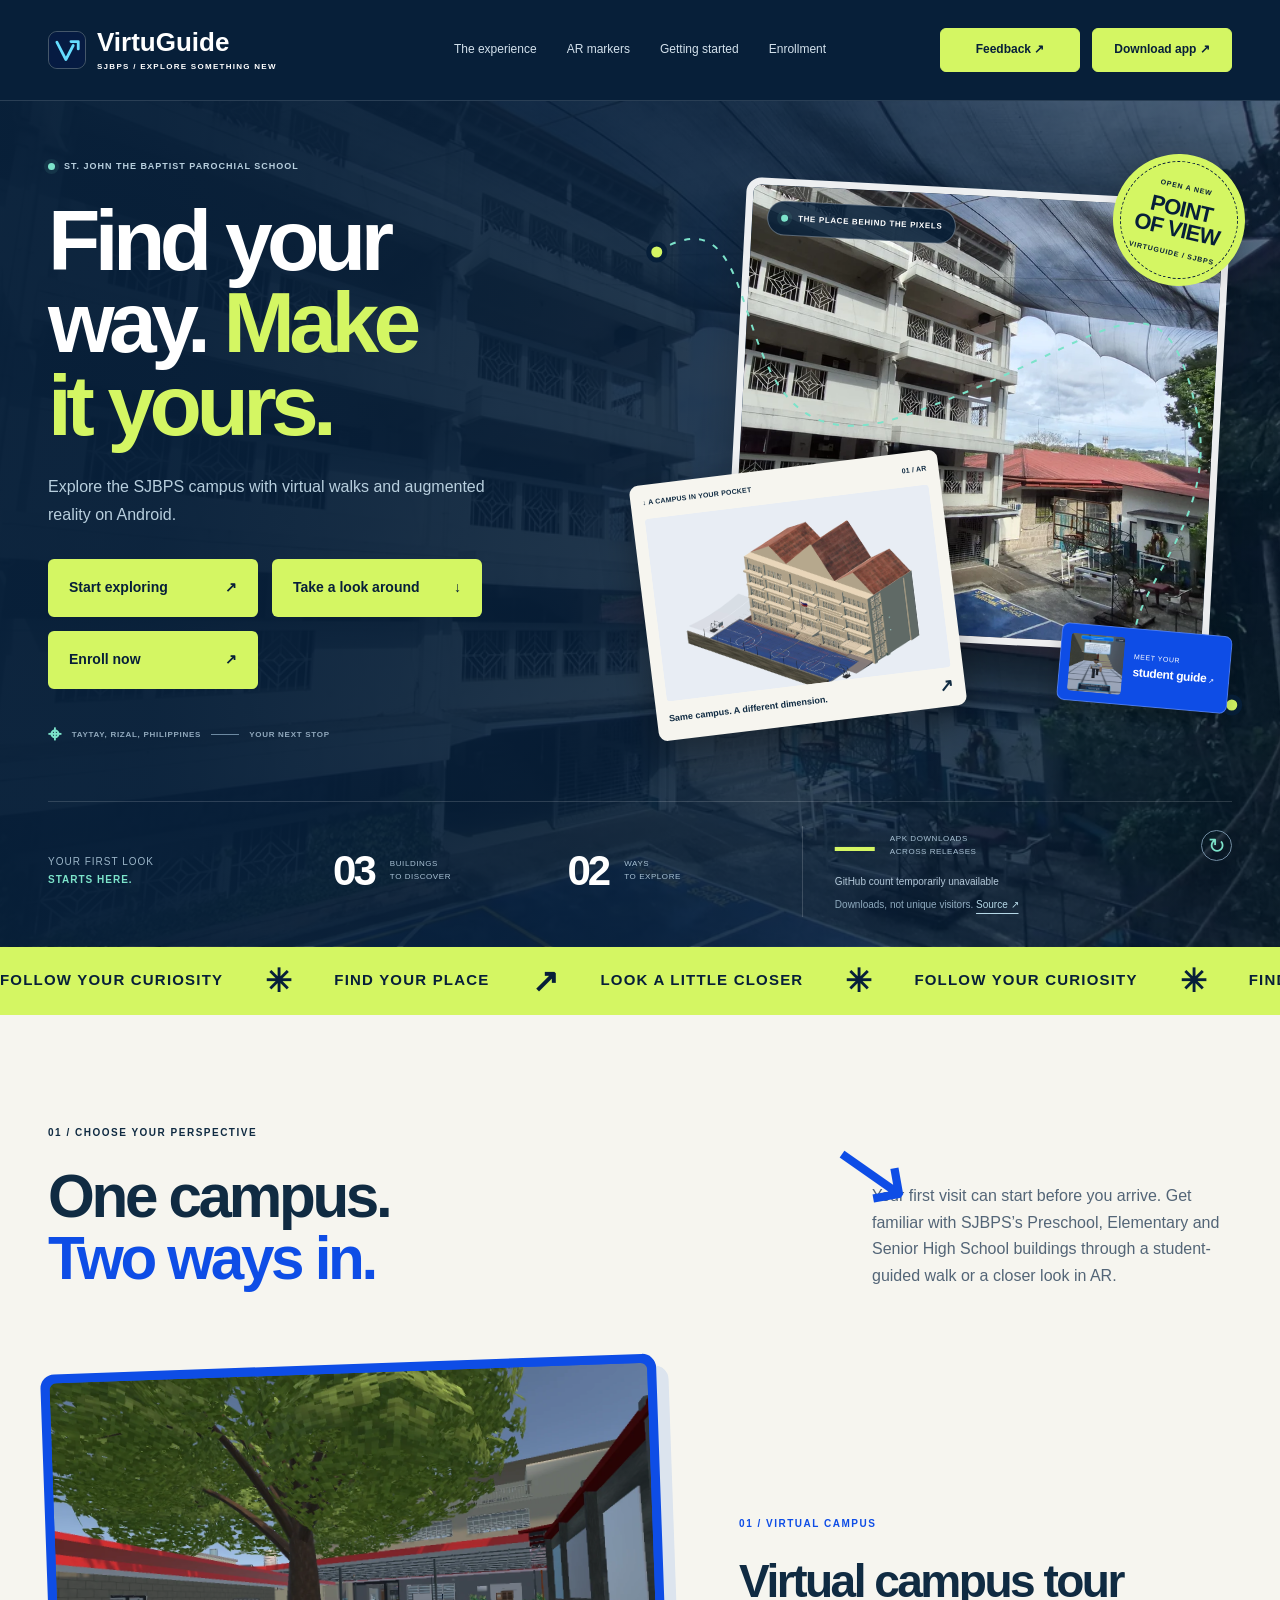
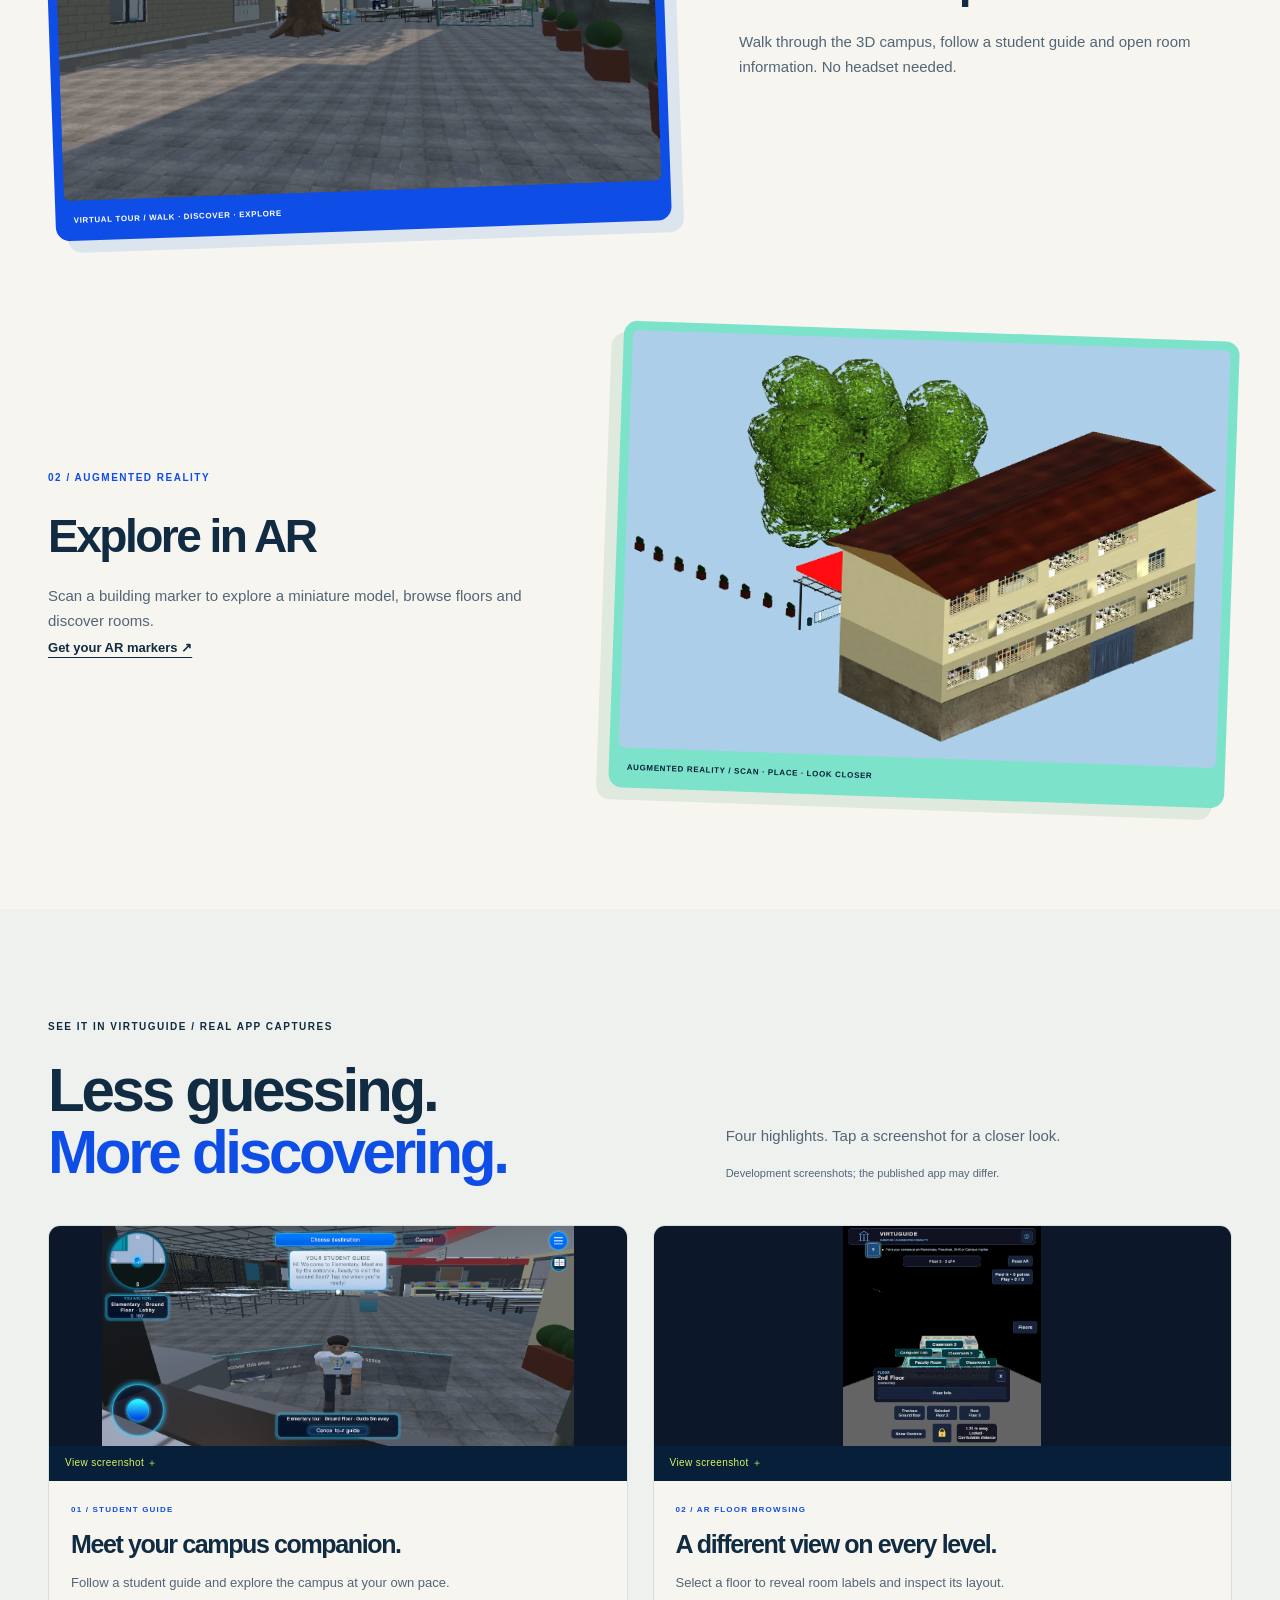
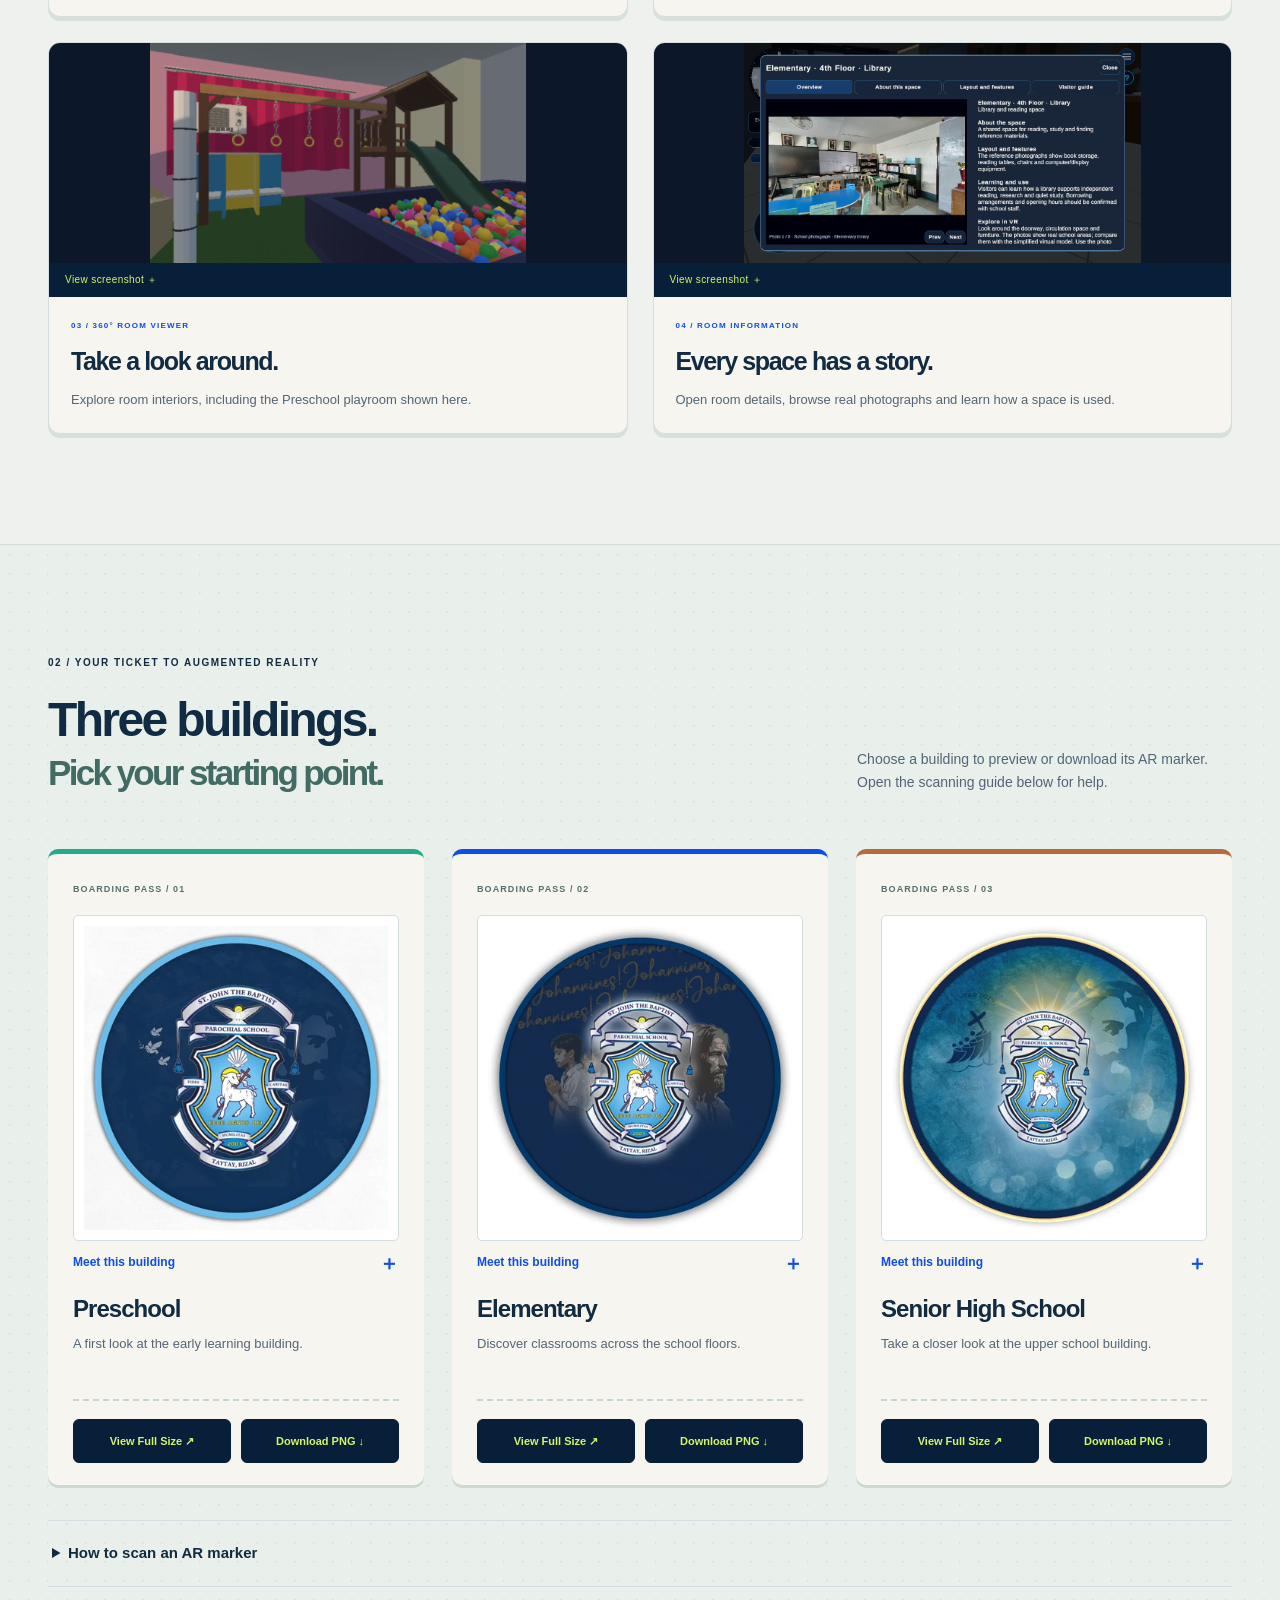
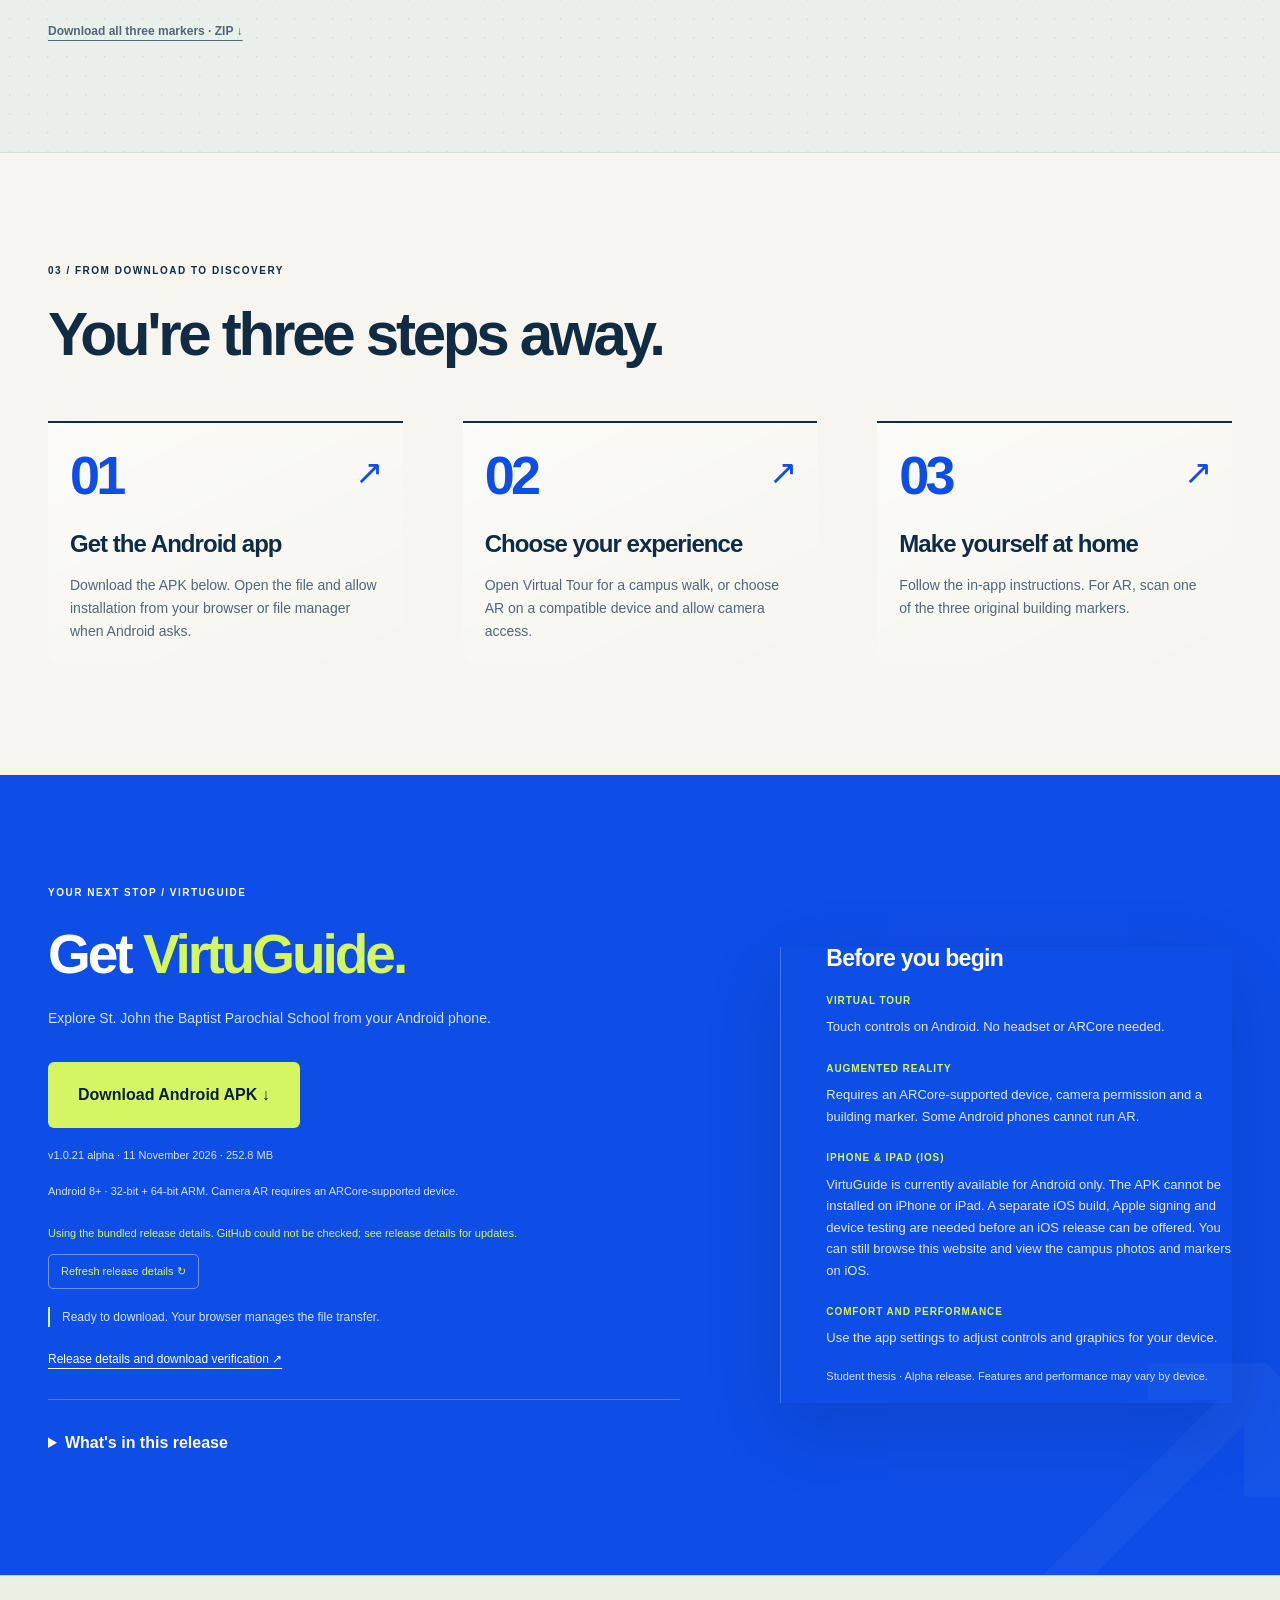
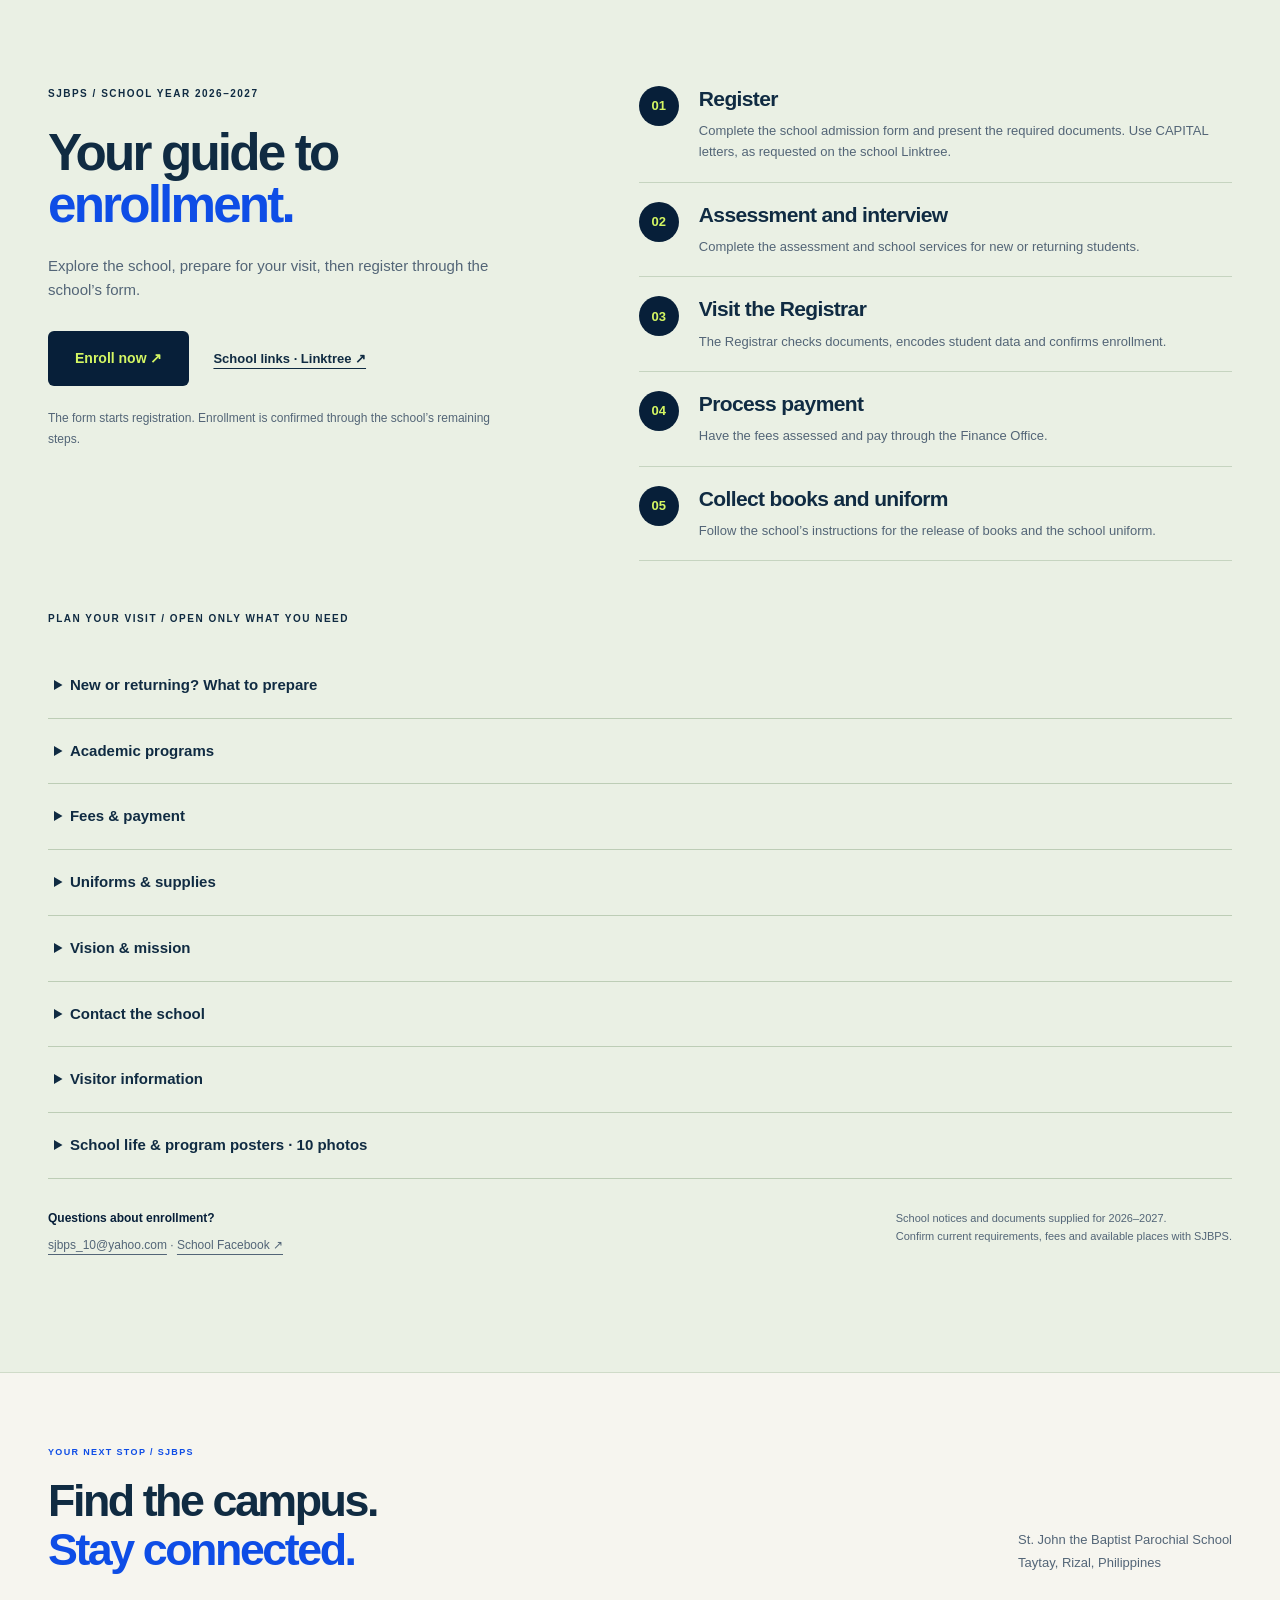
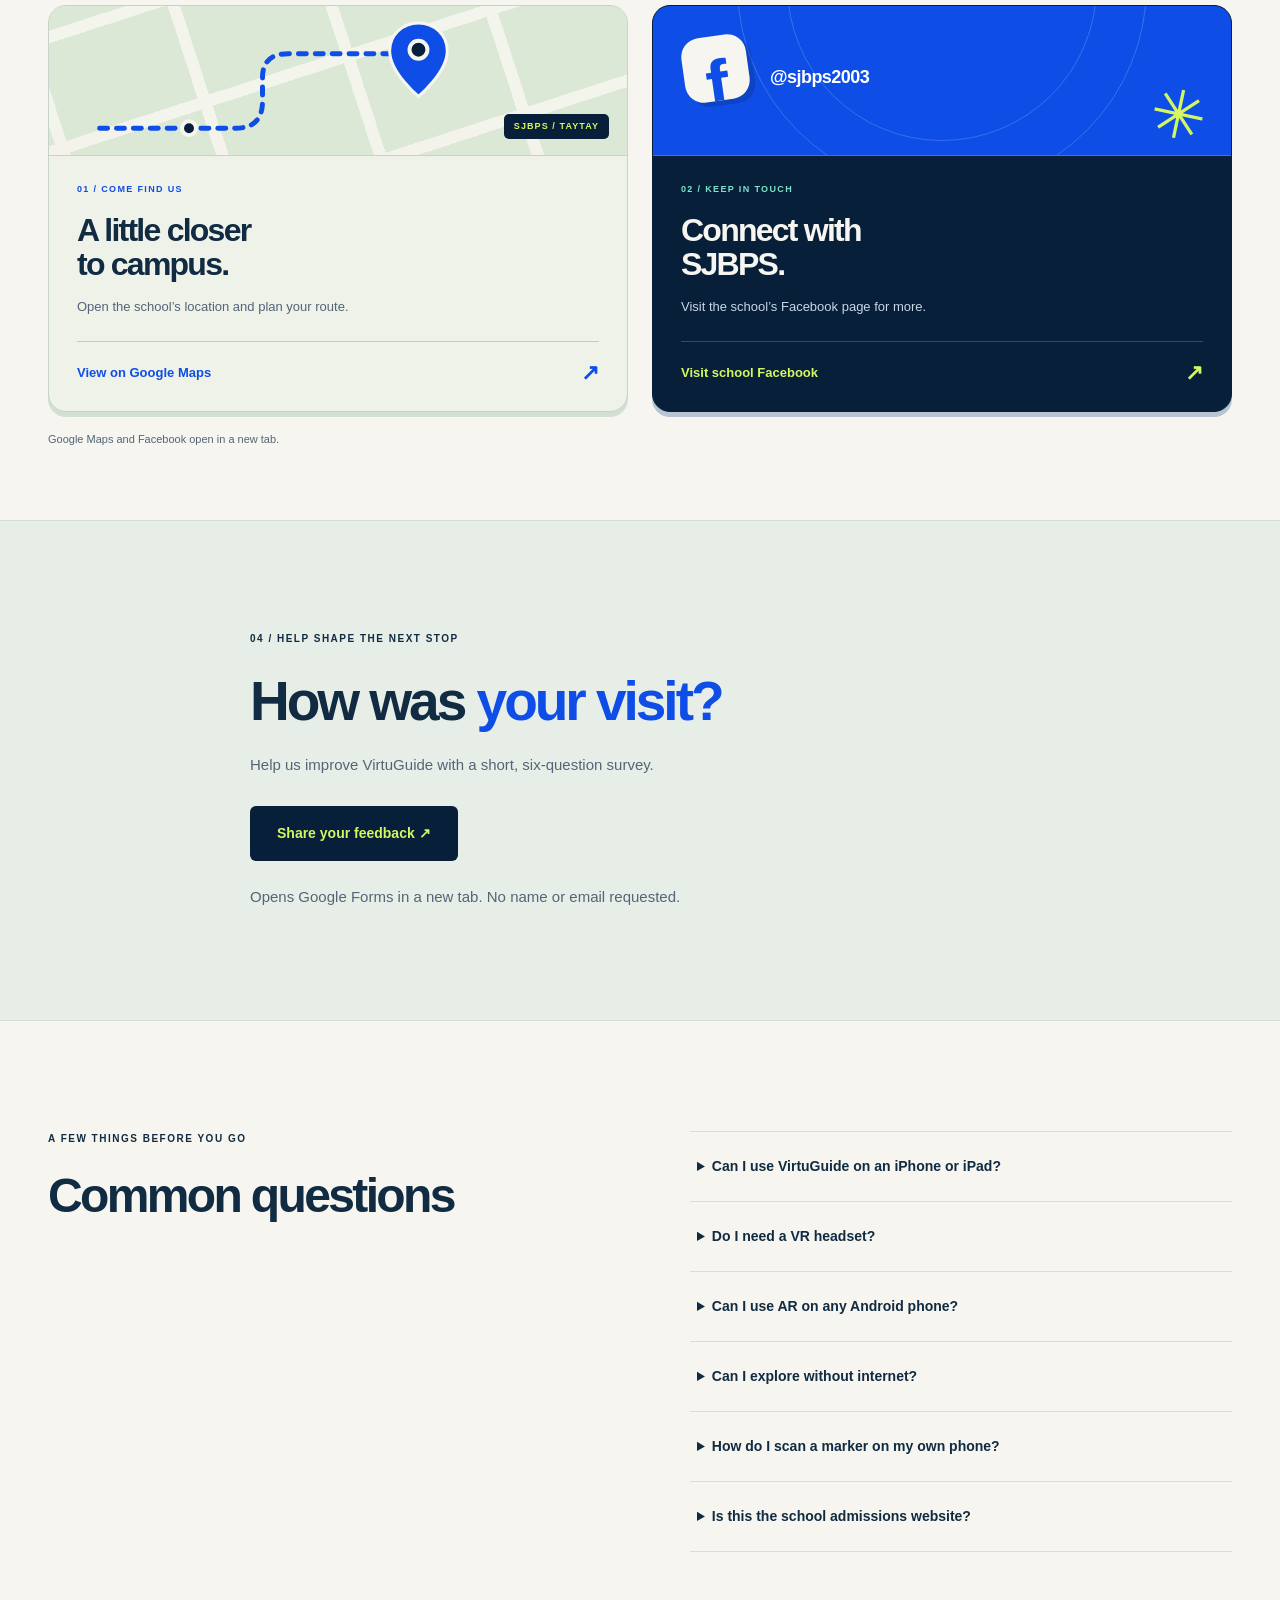
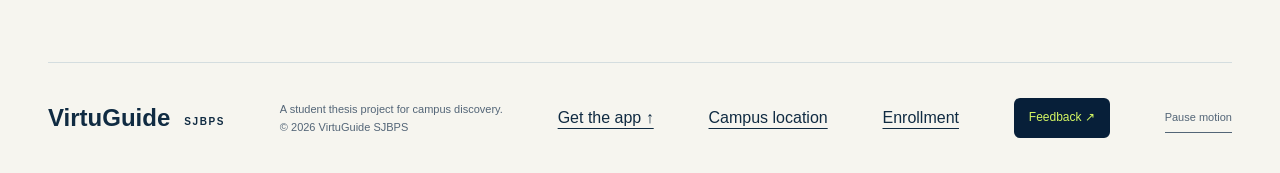
<file: index.html>
<!doctype html>
<html lang="en">
<head><meta charset="utf-8"><meta name="viewport" content="width=device-width,initial-scale=1,viewport-fit=cover"><meta name="theme-color" content="#071f39"><meta name="description" content="Explore St. John the Baptist Parochial School through VirtuGuide: an Android virtual campus tour and augmented reality building experience."><title>VirtuGuide SJBPS | Find your way</title><link rel="icon" href="assets/favicon.svg" type="image/svg+xml"><link rel="stylesheet" href="styles.css"><link rel="stylesheet" href="building-cards.css"><link rel="stylesheet" href="showcase.css"><link rel="stylesheet" href="phone-layout.css"><script src="site-motion.js" defer></script><script type="module" src="download-stats.js?v=20261111-2"></script></head>
<body><a class="skip" href="#main">Skip to content</a>
<div class="opening"><header class="wrap"><a class="brand" href="#main"><img src="assets/favicon.svg" width="38" height="38" alt=""><span>VirtuGuide<small>SJBPS / EXPLORE SOMETHING NEW</small></span></a><nav aria-label="Main navigation"><a href="#experience">The experience</a><a href="#markers">AR markers</a><a href="#start">Getting started</a><a href="#enrollment">Enrollment</a></nav><div class="header-actions"><a class="button" href="#feedback">Feedback ↗</a><a class="button" href="#download">Download app ↗</a></div></header></div>
<main id="main" class="opening-main">
<div class="hero-stage"><section class="hero wrap" aria-labelledby="hero-title">
<div class="hero-copy"><p class="eyebrow"><span class="status-dot" aria-hidden="true"></span> ST. JOHN THE BAPTIST PAROCHIAL SCHOOL</p><h1 id="hero-title">Find your<br>way. <span>Make<br>it yours.</span></h1><p class="lead">Explore the SJBPS campus with virtual walks and augmented reality on Android.</p><div class="actions"><a class="button" href="#download">Start exploring <span aria-hidden="true">↗</span></a><a class="button" href="#experience">Take a look around <span aria-hidden="true">↓</span></a><a class="button hero-enrollment" id="hero-enrollment-link" href="https://docs.google.com/forms/d/e/1FAIpQLSdU_ASpPoL6rX584W3mjiaVZnNy0_JE957S5TrUbSaUtpcYEQ/viewform" target="_blank" rel="noopener noreferrer">Enroll now <span aria-hidden="true">↗</span></a></div><p class="hero-location"><span aria-hidden="true">⌖</span> TAYTAY, RIZAL, PHILIPPINES <span class="location-rule" aria-hidden="true"></span> YOUR NEXT STOP</p></div>
<div class="campus-collage"><svg class="route-line" viewBox="0 0 620 610" fill="none" aria-hidden="true"><path d="M25 105C155 25 70 340 275 268S530 105 565 265 385 500 600 558"/><circle cx="25" cy="105" r="8"/><circle cx="600" cy="558" r="8"/></svg><figure class="campus-photo"><img src="assets/school-campus.webp" width="1400" height="647" fetchpriority="high" alt="The real St. John the Baptist Parochial School campus in Taytay"><figcaption><span class="status-dot" aria-hidden="true"></span> THE PLACE BEHIND THE PIXELS</figcaption></figure><div class="explore-stamp" aria-hidden="true"><span>OPEN A NEW</span><b>POINT<br>OF VIEW</b><span>VIRTUGUIDE / SJBPS</span></div><figure class="model-postcard"><div class="postcard-top"><span>↓ A CAMPUS IN YOUR POCKET</span><span>01 / AR</span></div><img src="assets/shs-court-fresh.webp" width="1600" height="1000" alt="3D Senior High School building and basketball court model"><figcaption>Same campus. A different dimension. <span aria-hidden="true">↗</span></figcaption></figure><div class="guide-tag"><img src="assets/student-guide.webp" width="800" height="450" alt="Student guide in the virtual campus"><span>MEET YOUR<br><b>student guide</b> <span aria-hidden="true">↗</span></span></div></div>
</section><div class="hero-bottom wrap"><p class="intro-caption">YOUR FIRST LOOK<br><b>STARTS HERE.</b></p><div class="fact"><strong>03</strong><span>BUILDINGS<br>TO DISCOVER</span></div><div class="fact"><strong>02</strong><span>WAYS<br>TO EXPLORE</span></div><div id="download-metric" class="download-metric" aria-busy="true"><div class="count-heading"><strong id="download-count">—</strong><span>APK DOWNLOADS<br>ACROSS RELEASES</span><button id="refresh-download-count" type="button" aria-label="Refresh GitHub download count" title="Refresh GitHub download count">↻</button></div><p id="download-count-status" role="status">Checking GitHub download total…</p><small>Downloads, not unique visitors. <a href="https://github.com/michaelgmr60/virtuguide-sjbps-downloads/releases">Source ↗</a></small><noscript><p>Enable JavaScript to load the live count, or view totals on GitHub.</p></noscript></div></div>
</div><div class="campus-ribbon" aria-hidden="true"><div><span>FOLLOW YOUR CURIOSITY</span><b>✳</b><span>FIND YOUR PLACE</span><b>↗</b><span>LOOK A LITTLE CLOSER</span><b>✳</b><span>FOLLOW YOUR CURIOSITY</span><b>✳</b><span>FIND YOUR PLACE</span><b>↗</b><span>LOOK A LITTLE CLOSER</span><b>✳</b></div></div>
<section class="wrap section" id="experience"><div class="experience-heading"><p class="eyebrow">01 / CHOOSE YOUR PERSPECTIVE</p><h2>One campus.<br><span>Two ways in.</span></h2><p>Your first visit can start before you arrive. Get familiar with SJBPS’s Preschool, Elementary and Senior High School buildings through a student-guided walk or a closer look in AR.</p><span class="section-arrow" aria-hidden="true">↘</span></div><article class="feature" data-reveal><figure><img src="assets/virtual-campus-1.0.9.webp" width="1440" height="900" loading="lazy" alt="Virtual campus walkthrough with a student guide"><figcaption>VIRTUAL TOUR / WALK · DISCOVER · EXPLORE</figcaption></figure><div><p class="eyebrow">01 / VIRTUAL CAMPUS</p><h3>Virtual campus tour</h3><p>Walk through the 3D campus, follow a student guide and open room information. No headset needed.</p></div></article>
<article class="feature reverse" data-reveal><figure><img src="assets/elementary-ar-1.0.9.webp" width="1440" height="971" loading="lazy" alt="A 3D Elementary building shown in augmented reality"><figcaption>AUGMENTED REALITY / SCAN · PLACE · LOOK CLOSER</figcaption></figure><div><p class="eyebrow">02 / AUGMENTED REALITY</p><h3>Explore in AR</h3><p>Scan a building marker to explore a miniature model, browse floors and discover rooms.</p><a class="text-link" href="#markers">Get your AR markers ↗</a></div></article></section>
<section class="section showcase" id="gallery" aria-labelledby="gallery-title"><div class="wrap"><p class="eyebrow">SEE IT IN VIRTUGUIDE / REAL APP CAPTURES</p><div class="showcase-heading"><h2 id="gallery-title">Less guessing.<br><span>More discovering.</span></h2><p>Four highlights. Tap a screenshot for a closer look.<br><small>Development screenshots; the published app may differ.</small></p></div><div class="showcase-grid"><article class="showcase-card"><a class="screenshot-link" href="assets/feature-guide.png" data-shot-title="NPC tour guide" data-shot-description="Follow a student guide and explore the campus at your own pace." aria-label="Enlarge NPC tour guide screenshot"><img src="assets/feature-guide.png" loading="lazy" alt="Student NPC guide at the Elementary entrance"><span>View screenshot ＋</span></a><div class="showcase-copy"><p class="eyebrow">01 / STUDENT GUIDE</p><h3>Meet your campus companion.</h3><p>Follow a student guide and explore the campus at your own pace.</p></div></article><article class="showcase-card"><a class="screenshot-link" href="assets/feature-floors.png" data-shot-title="AR floor browsing" data-shot-description="Select a floor to reveal room labels and inspect its layout." aria-label="Enlarge AR floor browsing screenshot"><img src="assets/feature-floors.png" loading="lazy" alt="AR floor selection showing the Elementary second floor and room labels"><span>View screenshot ＋</span></a><div class="showcase-copy"><p class="eyebrow">02 / AR FLOOR BROWSING</p><h3>A different view on every level.</h3><p>Select a floor to reveal room labels and inspect its layout.</p></div></article><article class="showcase-card"><a class="screenshot-link" href="assets/feature-room360.png" data-shot-title="360° room viewer" data-shot-description="Explore room interiors, including the Preschool playroom shown here." aria-label="Enlarge 360° room viewer screenshot"><img src="assets/feature-room360.png" loading="lazy" alt="In-app Preschool playroom interior captured during 360-view verification"><span>View screenshot ＋</span></a><div class="showcase-copy"><p class="eyebrow">03 / 360° ROOM VIEWER</p><h3>Take a look around.</h3><p>Explore room interiors, including the Preschool playroom shown here.</p></div></article><article class="showcase-card"><a class="screenshot-link" href="assets/feature-roominfo.png" data-shot-title="Interactive room information" data-shot-description="Open room details, browse real photographs and learn how a space is used." aria-label="Enlarge Interactive room information screenshot"><img src="assets/feature-roominfo.png" loading="lazy" alt="Elementary library information panel with a real school photograph"><span>View screenshot ＋</span></a><div class="showcase-copy"><p class="eyebrow">04 / ROOM INFORMATION</p><h3>Every space has a story.</h3><p>Open room details, browse real photographs and learn how a space is used.</p></div></article></div></div></section>
<section class="tinted section" id="markers"><div class="wrap"><div class="section-head"><div><p class="eyebrow">02 / YOUR TICKET TO AUGMENTED REALITY</p><h2>Three buildings.<br><span>Pick your starting point.</span></h2></div><p>Choose a building to preview or download its AR marker. Open the scanning guide below for help.</p></div><div class="markers" data-reveal>
<article><button class="marker-preview" type="button" data-marker="preschool" aria-haspopup="dialog" aria-controls="marker-dialog" aria-label="Preview Preschool marker"><span class="marker-image"><img src="assets/markers/preschool-preview.webp" width="400" height="400" loading="lazy" alt="Preschool AR marker"></span><span class="marker-expand">Meet this building <span aria-hidden="true">＋</span></span></button><h3>Preschool</h3><p>A first look at the early learning building.</p><div class="marker-file-controls"><a href="assets/markers/preschool.png" target="_blank" rel="noopener noreferrer" aria-label="View Preschool marker full size">View Full Size ↗</a><a href="assets/markers/preschool.png" download aria-label="Download Preschool marker PNG">Download PNG ↓</a></div></article>
<article><button class="marker-preview" type="button" data-marker="elementary" aria-haspopup="dialog" aria-controls="marker-dialog" aria-label="Preview Elementary marker"><span class="marker-image"><img src="assets/markers/elementary-preview.webp" width="400" height="400" loading="lazy" alt="Elementary AR marker"></span><span class="marker-expand">Meet this building <span aria-hidden="true">＋</span></span></button><h3>Elementary</h3><p>Discover classrooms across the school floors.</p><div class="marker-file-controls"><a href="assets/markers/elementary.png" target="_blank" rel="noopener noreferrer" aria-label="View Elementary marker full size">View Full Size ↗</a><a href="assets/markers/elementary.png" download aria-label="Download Elementary marker PNG">Download PNG ↓</a></div></article>
<article><button class="marker-preview" type="button" data-marker="senior-high" aria-haspopup="dialog" aria-controls="marker-dialog" aria-label="Preview Senior High School marker"><span class="marker-image"><img src="assets/markers/senior-high-preview.webp" width="400" height="400" loading="lazy" alt="Senior High School AR marker"></span><span class="marker-expand">Meet this building <span aria-hidden="true">＋</span></span></button><h3>Senior High School</h3><p>Take a closer look at the upper school building.</p><div class="marker-file-controls"><a href="assets/markers/senior-high.png" target="_blank" rel="noopener noreferrer" aria-label="View Senior High School marker full size">View Full Size ↗</a><a href="assets/markers/senior-high.png" download aria-label="Download Senior High School marker PNG">Download PNG ↓</a></div></article></div><details class="scan-help"><summary>How to scan an AR marker</summary><div class="scan-demo" aria-labelledby="scan-demo-title"><div><p class="eyebrow">A QUICK HOW-TO / ILLUSTRATED GUIDE</p><h3 id="scan-demo-title">One marker.<br>Two ways to scan.</h3><p>Use a printed original or display it on another device. Your camera phone needs the full marker in view.</p><div class="scan-demo-options" role="group" aria-label="Marker display method"><button type="button" data-scan-method="print" aria-pressed="true">Printed marker</button><button type="button" data-scan-method="screen" aria-pressed="false">Another device</button></div></div><div class="scan-demo-stage" data-method="print"><div class="demo-target"><img src="assets/markers/elementary-preview.webp" alt="Elementary marker displayed as a scanning example" width="400" height="400"><span id="scan-target-label">PRINTED ORIGINAL</span></div><span class="demo-direction" aria-hidden="true">→</span><div class="demo-camera"><div><img src="assets/markers/elementary-preview.webp" alt="" width="400" height="400"><span class="scan-beam" aria-hidden="true"></span></div><span>AR MODE / CAMERA</span></div><p id="scan-demo-caption">01 · Print at 17 × 17 cm. 02 · Open AR Mode. 03 · Scan the full image in good light.</p></div></div></details><p class="marker-footer"><a class="text-link" href="assets/virtuguide-ar-markers.zip" download>Download all three markers · ZIP ↓</a><span></span></p></div></section>
<section class="wrap section" id="start"><p class="eyebrow">03 / FROM DOWNLOAD TO DISCOVERY</p><h2>You're three steps away.</h2><ol class="steps" data-reveal><li><span>01</span><h3>Get the Android app</h3><p>Download the APK below. Open the file and allow installation from your browser or file manager when Android asks.</p></li><li><span>02</span><h3>Choose your experience</h3><p>Open Virtual Tour for a campus walk, or choose AR on a compatible device and allow camera access.</p></li><li><span>03</span><h3>Make yourself at home</h3><p>Follow the in-app instructions. For AR, scan one of the three original building markers.</p></li></ol></section>
<section class="download section" id="download"><div class="wrap download-grid"><div><p class="eyebrow">YOUR NEXT STOP / VIRTUGUIDE</p><h2>Get <span>VirtuGuide.</span></h2><p>Explore St. John the Baptist Parochial School from your Android phone.</p><a id="apk-download" class="button light" href="https://github.com/michaelgmr60/virtuguide-sjbps-downloads/releases/download/v1.0.21-alpha.20261111/VirtuGuide-SJBPS.apk">Download Android APK ↓</a><p id="release-info" class="note">v1.0.21 alpha · 11 November 2026 · 252.8 MB</p><p id="release-requirements" class="note">Android 8+ · 32-bit + 64-bit ARM. Camera AR requires an ARCore-supported device.</p><p id="release-check-status" class="release-check" role="status">Checking the newest published APK on GitHub…</p><button class="release-refresh" id="refresh-release" type="button">Refresh release details ↻</button><p id="apk-download-status" class="apk-status" role="status">Ready to download. Your browser manages the file transfer.</p><a id="release-link" href="https://github.com/michaelgmr60/virtuguide-sjbps-downloads/releases/tag/v1.0.21-alpha.20261111">Release details and download verification ↗</a><details class="release-notes"><summary>What's in this release</summary><pre id="release-notes-text">VirtuGuide SJBPS alpha 1.0.21

- Reduced repeated AR room privacy calculations and associated memory allocations.
- Limited moving-image tracking to the single active building and preferred a lighter supported 30 Hz camera configuration in Cooler/Balanced modes.
- Removed conflicting floor-control sizing and redundant HUD layout updates.
- Avoided unused AR camera opaque/depth copies when no active occlusion provider needs them.
- Includes SJBPS branding and the phone safe-area/layout improvements in the current app.

Android 8+, 32-bit and 64-bit ARM. Camera AR requires an ARCore-supported device.

Validated in the Unity Editor and packaged as an update to the existing app. Physical S24 FE/older-phone frame-rate and thermal testing is still pending; performance varies by device and building complexity.
</pre></details></div><aside><h3>Before you begin</h3><dl><dt>Virtual tour</dt><dd>Touch controls on Android. No headset or ARCore needed.</dd><dt>Augmented reality</dt><dd>Requires an ARCore-supported device, camera permission and a building marker. Some Android phones cannot run AR.</dd><dt>iPhone &amp; iPad (iOS)</dt><dd>VirtuGuide is currently available for Android only. The APK cannot be installed on iPhone or iPad. A separate iOS build, Apple signing and device testing are needed before an iOS release can be offered. You can still browse this website and view the campus photos and markers on iOS.</dd><dt>Comfort and performance</dt><dd>Use the app settings to adjust controls and graphics for your device.</dd></dl><p class="note">Student thesis · Alpha release. Features and performance may vary by device.</p></aside></div></section>
<!-- enrollment:start -->
<section class="admissions section" id="enrollment" aria-labelledby="enrollment-title"><div class="wrap"><div class="admissions-heading"><div><p class="eyebrow">SJBPS / SCHOOL YEAR 2026–2027</p><h2 id="enrollment-title">Your guide to<br><span>enrollment.</span></h2><p>Explore the school, prepare for your visit, then register through the school’s form.</p><div class="admissions-actions"><a class="button" id="school-enrollment-link" href="https://docs.google.com/forms/d/e/1FAIpQLSdU_ASpPoL6rX584W3mjiaVZnNy0_JE957S5TrUbSaUtpcYEQ/viewform" target="_blank" rel="noopener noreferrer">Enroll now ↗</a><a class="text-link" id="school-links-link" href="https://linktr.ee/sjbps" target="_blank" rel="noopener noreferrer">School links · Linktree ↗</a></div><p class="admissions-note">The form starts registration. Enrollment is confirmed through the school’s remaining steps.</p></div><ol class="admissions-steps"><li><span aria-hidden="true">01</span><div><h3>Register</h3><p>Complete the school admission form and present the required documents. Use CAPITAL letters, as requested on the school Linktree.</p></div></li><li><span aria-hidden="true">02</span><div><h3>Assessment and interview</h3><p>Complete the assessment and school services for new or returning students.</p></div></li><li><span aria-hidden="true">03</span><div><h3>Visit the Registrar</h3><p>The Registrar checks documents, encodes student data and confirms enrollment.</p></div></li><li><span aria-hidden="true">04</span><div><h3>Process payment</h3><p>Have the fees assessed and pay through the Finance Office.</p></div></li><li><span aria-hidden="true">05</span><div><h3>Collect books and uniform</h3><p>Follow the school’s instructions for the release of books and the school uniform.</p></div></li></ol></div><div class="admissions-resources"><p class="eyebrow">PLAN YOUR VISIT / OPEN ONLY WHAT YOU NEED</p><details><summary>New or returning? What to prepare</summary><div class="admissions-detail"><p>New students and transferees: academic assessment, guidance interview, school clinic, uniform/books and ID photo. Returning students: school clinic, uniform/books and ID photo.</p><p>Ask the Registrar for the exact document checklist, assessment schedule and available places for your grade level.</p><a class="admissions-source" href="assets/admissions/enrollment-procedures-2026-2027.pdf" target="_blank" rel="noopener noreferrer">Read original school PDF ↗</a></div></details><details><summary>Academic programs</summary><div class="admissions-detail"><p>The 2026–2027 school flyer lists:<br>• Preschool<br>• Grade School<br>• Junior High School<br>• Senior High School</p><p>Senior High School<br>The flyer features the Strengthened Senior High School Program and describes SJBPS as a pilot school in Taytay.</p><p>Junior High School<br>The flyer lists a ₱9,000 ESC grantee subsidy. Ask the Registrar about eligibility and availability.</p><a class="admissions-source" href="assets/admissions/academic-programs-2026-2027.pdf" target="_blank" rel="noopener noreferrer">Read original school PDF ↗</a></div></details><details><summary>Fees &amp; payment</summary><div class="admissions-detail"><p>Published school fees · S.Y. 2026–2027<br>Grade 7: ₱32,553.75<br>Grade 8: ₱33,339.35<br>Grade 9: ₱34,165.35<br>Grade 10: ₱35,031.65</p><p>Payment options<br>Cash, semestral, quarterly or monthly. The cash plan lists a 5% discount on tuition only. Monthly installments are scheduled on the 2nd day, July–February; use the PDF for grade-specific amounts and dates.</p><p>Senior High School<br>The standard fee table lists ₱17,500 for Grades 11 and 12. A separate promo panel lists 100% free tuition for students from public schools and ₱350/month for students from private schools with an SHS voucher. Confirm eligibility and which fee schedule applies with the school.</p><p>Other notes<br>Books and uniforms are paid separately. The ₱1,000 reservation fee is non-refundable and deducted from school fees upon enrollment. Personal checks are not accepted. Other discounts do not apply to the Grade 11–12 no-top-up promo.</p><a class="admissions-source" href="assets/admissions/school-fees-2026-2027.pdf" target="_blank" rel="noopener noreferrer">Read original school PDF ↗</a></div></details><details><summary>Uniforms &amp; supplies</summary><div class="admissions-detail"><p>Choose the uniform for the student’s school level and size. The supplied 2026–2027 price list covers Preschool–Elementary, Junior High, Senior High, PE and activity wear.</p><p>Selected listed prices<br>PE shirt: ₱360–₱500<br>Activity shirt: ₱310–₱430<br>School logo: ₱50<br>SHS patch: ₱45</p><p>Daily uniforms, trousers, shorts and socks have separate size-based prices. Check the original five-page list for the correct item and size. Books and uniforms are paid separately from school fees.</p><a class="admissions-source" href="assets/admissions/uniform-pricelist-2026-2027.pdf" target="_blank" rel="noopener noreferrer">Read original school PDF ↗</a></div></details><details><summary>Vision &amp; mission</summary><div class="admissions-detail"><p>Vision<br>A globally academically competent community that embodies Christ’s teachings.</p><p>Mission<br>To witness Christ through quality Catholic education, proclaim Gospel values and develop 21st-century competencies in the Johannine community, in the spirit of St. John.</p><p>These are concise summaries; read the original school document for the full statements.</p><a class="admissions-source" href="assets/admissions/vision-and-mission.pdf" target="_blank" rel="noopener noreferrer">Read original school PDF ↗</a></div></details><details><summary>Contact the school</summary><div class="admissions-detail"><p>School email<br>sjbps_10@yahoo.com</p><p>Contacts printed on the supplied 2026–2027 PDFs<br>Telephone: (02) 8296 5896<br>Mobile: 0920 112 5764</p><p>Additional supplied contact card<br>Registrar’s Office: (02) 8829-2538<br>Business Office: (02) 7001-5357</p><p>The contact card and PDFs list different telephone numbers. Both sources are shown separately. Use the email or school links to confirm current contacts, admission requirements and enrollment schedules.</p><a class="admissions-source" href="assets/admissions/school-contact-card.jpg" target="_blank" rel="noopener noreferrer">View original school image ↗</a></div></details><details><summary>Visitor information</summary><div class="admissions-detail"><p>The supplied Circular Letter No. 002 describes the school’s bag-inspection procedure.</p><p>When visiting<br>Follow school staff and security instructions at entry. The poster headings refer to authorized inspection, the security process, prohibited items and proper handling.</p><p>Read the full procedure<br>The supplied image is a small reference copy. Ask the school for a readable, current copy of the complete circular before relying on its fine print.</p><a class="admissions-source" href="assets/admissions/bag-inspection.jpg" target="_blank" rel="noopener noreferrer">View original school image ↗</a></div></details><details><summary>School life &amp; program posters · 10 photos</summary><div class="school-photo-grid"><figure><a class="screenshot-link" href="assets/admissions/parish-interior.jpg" data-shot-title="Parish gathering" data-shot-description="A supplied photograph of a church gathering, reflecting the school community’s Catholic setting." aria-label="View Parish gathering"><img src="assets/admissions/parish-interior.jpg" loading="lazy" alt="Parish gathering"><span>View original ＋</span></a><figcaption>Parish gathering</figcaption></figure><figure><a class="screenshot-link" href="assets/admissions/bag-inspection.jpg" data-shot-title="Bag-inspection circular" data-shot-description="School Circular Letter No. 002. Ask the school for a readable, current copy of the complete procedure." aria-label="View Bag-inspection circular"><img src="assets/admissions/bag-inspection.jpg" loading="lazy" alt="Bag-inspection circular"><span>View original ＋</span></a><figcaption>Bag-inspection circular</figcaption></figure><figure><a class="screenshot-link" href="assets/admissions/parish-statue.jpg" data-shot-title="Parish statue" data-shot-description="A statue pictured in the supplied parish photographs." aria-label="View Parish statue"><img src="assets/admissions/parish-statue.jpg" loading="lazy" alt="Parish statue"><span>View original ＋</span></a><figcaption>Parish statue</figcaption></figure><figure><a class="screenshot-link" href="assets/admissions/parish-exterior.jpg" data-shot-title="Parish exterior" data-shot-description="A supplied exterior view of the parish church." aria-label="View Parish exterior"><img src="assets/admissions/parish-exterior.jpg" loading="lazy" alt="Parish exterior"><span>View original ＋</span></a><figcaption>Parish exterior</figcaption></figure><figure><a class="screenshot-link" href="assets/admissions/enrollment-poster.jpg" data-shot-title="School enrollment poster" data-shot-description="A supplied basic-education enrollment poster. Use the enrollment form and confirm current places with the school." aria-label="View School enrollment poster"><img src="assets/admissions/enrollment-poster.jpg" loading="lazy" alt="School enrollment poster"><span>View original ＋</span></a><figcaption>School enrollment poster</figcaption></figure><figure><a class="screenshot-link" href="assets/admissions/strengthened-shs.jpg" data-shot-title="Strengthened Senior High" data-shot-description="School-supplied Senior High School program poster. Confirm current tracks, voucher eligibility and fees with the Registrar." aria-label="View Strengthened Senior High"><img src="assets/admissions/strengthened-shs.jpg" loading="lazy" alt="Strengthened Senior High"><span>View original ＋</span></a><figcaption>Strengthened Senior High</figcaption></figure><figure><a class="screenshot-link" href="assets/admissions/preschool-poster.jpg" data-shot-title="Preschool" data-shot-description="The school’s supplied Preschool basic-education poster." aria-label="View Preschool"><img src="assets/admissions/preschool-poster.jpg" loading="lazy" alt="Preschool"><span>View original ＋</span></a><figcaption>Preschool</figcaption></figure><figure><a class="screenshot-link" href="assets/admissions/grade-school-poster.jpg" data-shot-title="Grade School" data-shot-description="The school’s supplied Grade School basic-education poster." aria-label="View Grade School"><img src="assets/admissions/grade-school-poster.jpg" loading="lazy" alt="Grade School"><span>View original ＋</span></a><figcaption>Grade School</figcaption></figure><figure><a class="screenshot-link" href="assets/admissions/junior-high-poster.jpg" data-shot-title="Junior High School" data-shot-description="School-supplied Junior High School poster, including the advertised ESC subsidy. Eligibility is confirmed by the school." aria-label="View Junior High School"><img src="assets/admissions/junior-high-poster.jpg" loading="lazy" alt="Junior High School"><span>View original ＋</span></a><figcaption>Junior High School</figcaption></figure><figure><a class="screenshot-link" href="assets/admissions/senior-high-poster.jpg" data-shot-title="Senior High School" data-shot-description="School-supplied Senior High School poster, including the advertised public-school tuition offer. Confirm which fees and eligibility rules apply." aria-label="View Senior High School"><img src="assets/admissions/senior-high-poster.jpg" loading="lazy" alt="Senior High School"><span>View original ＋</span></a><figcaption>Senior High School</figcaption></figure></div><p class="admissions-photo-note">School-supplied images; small originals are shown as provided. Confirm current offers and visitor procedures with the school.</p></details></div><div class="admissions-contact"><p><strong>Questions about enrollment?</strong><br><a href="mailto:sjbps_10@yahoo.com">sjbps_10@yahoo.com</a> · <a href="https://www.facebook.com/sjbps2003/" target="_blank" rel="noopener noreferrer">School Facebook ↗</a></p><p>School notices and documents supplied for 2026–2027.<br>Confirm current requirements, fees and available places with SJBPS.</p></div></div></section>
<!-- enrollment:end -->
<section class="wrap campus-visit" id="location" aria-labelledby="location-title">
<div class="campus-visit-heading"><div><p class="eyebrow">YOUR NEXT STOP / SJBPS</p><h2 id="location-title">Find the campus.<br><span>Stay connected.</span></h2></div><p>St. John the Baptist Parochial School<br><strong>Taytay, Rizal, Philippines</strong></p></div>
<div class="campus-visit-links">
<a class="visit-card visit-card-map" id="campus-map-link" href="https://www.google.com/maps?ftid=0x3397c773ba80badd:0x86b537a849c87030&amp;hl=en" target="_blank" rel="noopener noreferrer"><div class="visit-art map-art" aria-hidden="true"><span class="map-grid"></span><svg viewBox="0 0 440 150" fill="none"><path class="map-route" d="M-20 123H117Q144 123 144 96V72Q144 48 170 48H289"/><circle cx="70" cy="123" r="7"/><path class="map-pin" d="M301 17c-16 0-29 12-29 28 0 22 29 46 29 46s29-24 29-46c0-16-13-28-29-28Z"/><circle class="map-pin-center" cx="301" cy="44" r="9"/></svg><span class="map-destination">SJBPS / TAYTAY</span></div><div class="visit-card-body"><p class="eyebrow">01 / COME FIND US</p><h3>A little closer<br>to campus.</h3><p>Open the school’s location and plan your route.</p><span class="visit-card-action">View on Google Maps <span aria-hidden="true">↗</span></span></div></a>
<a class="visit-card visit-card-facebook" href="https://www.facebook.com/sjbps2003/" target="_blank" rel="noopener noreferrer"><div class="visit-art facebook-art" aria-hidden="true"><span class="facebook-orbit orbit-one"></span><span class="facebook-orbit orbit-two"></span><span class="facebook-mark">f</span><span class="facebook-handle">@sjbps2003</span><span class="facebook-spark">✳</span></div><div class="visit-card-body"><p class="eyebrow">02 / KEEP IN TOUCH</p><h3>Connect with<br>SJBPS.</h3><p>Visit the school’s Facebook page for more.</p><span class="visit-card-action">Visit school Facebook <span aria-hidden="true">↗</span></span></div></a>
</div><p class="visit-external-note">Google Maps and Facebook open in a new tab.</p></section>
<section class="feedback-section section" id="feedback" aria-labelledby="feedback-title"><div class="wrap feedback-layout"><div><p class="eyebrow">04 / HELP SHAPE THE NEXT STOP</p><h2 id="feedback-title">How was <span>your visit?</span></h2><p>Help us improve VirtuGuide with a short, six-question survey.</p><a class="button" id="google-feedback-link" href="https://docs.google.com/forms/d/e/1FAIpQLSfFwWr-ExWLvqsSRZjcZYQhDDAqAGd85ZUupxG1n-zTq_e3Cw/viewform" target="_blank" rel="noopener noreferrer">Share your feedback ↗</a><p class="feedback-note">Opens Google Forms in a new tab. No name or email requested.</p></div></div></section>
<section class="wrap section faq"><div><p class="eyebrow">A FEW THINGS BEFORE YOU GO</p><h2>Common questions</h2></div><div><details><summary>Can I use VirtuGuide on an iPhone or iPad?</summary><p>Not yet. VirtuGuide is currently available only as an Android APK, which cannot be installed on an iPhone or iPad. An iOS/iPadOS version would need to be built separately, signed for Apple devices and tested before release.</p><p>You can still browse this website and view the campus photos and AR markers on your iPhone or iPad. The AR and Virtual Tour experiences require the Android app.</p><p><a href="https://developer.apple.com/help/app-store-connect/test-a-beta-version/testflight-overview/" target="_blank" rel="noopener noreferrer">About Apple’s TestFlight beta distribution ↗</a></p></details><details><summary>Do I need a VR headset?</summary><p>No. The virtual campus uses a phone screen, touch joystick and camera controls.</p></details><details><summary>Can I use AR on any Android phone?</summary><p>No. AR needs a device supported by Google ARCore. Virtual Tour remains available independently of AR support.</p></details><details><summary>Can I explore without internet?</summary><p>Download and install the APK first. Campus content is bundled with the app. Initial AR service installation or updates may require internet.</p></details><details><summary>How do I scan a marker on my own phone?</summary><p>Print it or display it on another screen. Keep the marker flat, fully visible and well lit while using the app camera.</p></details><details><summary>Is this the school admissions website?</summary><p>This website introduces the VirtuGuide thesis project and provides app downloads and markers. Contact the school directly for current admissions information.</p></details></div></section>
</main><dialog id="screenshot-dialog" class="screenshot-dialog" aria-labelledby="screenshot-title"><div class="marker-dialog-header"><h2 id="screenshot-title">App screenshot</h2><button type="button" aria-label="Close screenshot">×</button></div><img id="screenshot-full" src="assets/feature-guide.png" alt="Student guide at the Elementary entrance"><p id="screenshot-description"></p></dialog><dialog id="marker-dialog" class="marker-dialog" aria-labelledby="marker-dialog-title" aria-describedby="marker-dialog-description">
<div class="marker-dialog-header"><span id="building-card-number">CAMPUS FIELD NOTES / 01</span><button class="marker-dialog-close" type="button" aria-label="Close building card" autofocus>×</button></div>
<div class="marker-dialog-grid"><div class="building-visual-column"><figure class="building-scene"><span class="building-scene-stamp" aria-hidden="true">YOUR NEXT<br>DISCOVERY ↗</span><img id="building-dialog-image" src="assets/school-campus.webp" width="1440" height="971" alt="Real SJBPS campus"><figcaption id="building-image-caption">ON CAMPUS / REAL PHOTOGRAPH</figcaption></figure><div class="scan-ticket"><div class="marker-dialog-image"><img id="marker-dialog-image" src="assets/markers/preschool-preview.webp" width="1200" height="1200" alt="Preschool AR marker"></div><div><p class="eyebrow">YOUR SCAN-READY MARKER</p><strong>Bring this building to life.</strong><p>Print the original at <b>17 × 17 cm</b>, or display it on another screen.</p><a id="marker-dialog-download" href="assets/markers/preschool.png" download>Download original PNG ↓</a></div></div></div>
<div class="marker-dialog-info"><p class="eyebrow">ST. JOHN THE BAPTIST PAROCHIAL SCHOOL</p><p class="building-location">⌖ Taytay, Rizal, Philippines</p><h2 id="marker-dialog-title">Preschool</h2><p class="building-tagline" id="building-tagline">Small steps. New discoveries.</p><p id="marker-dialog-description">Get to know the school's early learning building through VirtuGuide.</p><div class="building-highlights"><h3>A little look inside</h3><ul id="building-highlights"></ul></div><div class="building-scan-guide"><h3>From card to campus <span aria-hidden="true">↗</span></h3><ol><li>Open <b>AR Mode</b> in VirtuGuide and allow camera access.</li><li>Scan the full marker in good light, keeping it flat.</li><li>Move slowly and explore the miniature building.</li></ol><p>AR requires a compatible device. You can also explore with Virtual Tour.</p></div></div></div></dialog><footer class="wrap"><a class="brand" href="#main">VirtuGuide <small>SJBPS</small></a><p>A student thesis project for campus discovery.<br>© 2026 VirtuGuide SJBPS</p><a href="#download">Get the app ↑</a><a href="#location">Campus location</a><a href="#enrollment">Enrollment</a><a class="footer-feedback" href="#feedback">Feedback ↗</a><button id="toggle-motion" type="button" aria-pressed="false">Pause motion</button></footer></body></html>
</file>
<file: styles.css>
:root{--navy:#071f39;--blue:#0e4de6;--lime:#d4f663;--mint:#7ce3ca;--paper:#f6f5ef;--ink:#102b42;--muted:#536577;--line:#d4dddf}*{box-sizing:border-box}html{scroll-behavior:smooth;scroll-padding-top:22px}body{margin:0;background:var(--paper);color:var(--ink);font:16px/1.65 Arial,Helvetica,sans-serif}a{color:inherit;text-underline-offset:5px}img{display:block;max-width:100%;height:auto}figure,p,h1,h2,h3{margin:0}h1,h2,h3{line-height:1.02;letter-spacing:-.055em}h2{font-size:clamp(40px,4.7vw,66px);font-weight:800}h3{font-size:34px}.wrap{width:min(1280px,calc(100% - 96px));margin-inline:auto}.section{padding-block:110px}.eyebrow{font-size:10px;font-weight:700;letter-spacing:.15em;margin-bottom:25px}.note{font-size:13px;color:var(--muted)}.skip{position:absolute;top:-80px;left:15px;background:var(--lime);color:var(--navy);padding:12px;z-index:20}.skip:focus{top:15px}:focus-visible{outline:3px solid #009cff;outline-offset:5px}.opening,.hero-stage{background:var(--navy);color:white}.opening{border-bottom:1px solid #ffffff24}header{min-height:100px;display:flex;align-items:center;gap:35px}.brand{display:flex;align-items:center;gap:11px;font-size:26px;font-weight:800;text-decoration:none;line-height:1}.brand small{display:block;font-size:8px;font-weight:600;letter-spacing:.16em;margin-top:8px}.brand img{border:1px solid #ffffff40;border-radius:9px}nav{display:flex;gap:30px;font-size:12px;margin-left:auto}nav a{text-decoration:none;color:#d3e1ec;transition:color .2s}nav a:hover{color:var(--lime)}.button{display:inline-flex;gap:28px;align-items:center;justify-content:center;background:var(--blue);color:white;padding:15px 26px;border:1px solid transparent;border-radius:6px;min-height:51px;text-decoration:none;font-size:14px;font-weight:700;transition:transform .2s,box-shadow .2s,background .2s}.button:hover{transform:translateY(-3px);box-shadow:5px 6px 0 #0c294b30}.opening .button{background:transparent;border-color:#8ea6ba;color:white;font-size:12px}.opening .button:hover{background:var(--lime);color:var(--navy);border-color:var(--lime)}.hero-stage{position:relative;overflow:hidden;background-image:radial-gradient(#afdeee13 1px,transparent 1px);background-size:27px 27px}.hero{position:relative;display:grid;grid-template-columns:1fr 1fr;gap:45px;align-items:center;padding-block:58px 55px;min-height:690px}.hero-copy{z-index:2}.hero-copy .eyebrow{display:flex;gap:9px;align-items:center;color:#b8cfde;font-size:9px;letter-spacing:.11em}.status-dot{width:7px;height:7px;display:inline-block;border-radius:50%;background:var(--mint);flex-shrink:0;box-shadow:0 0 0 4px #7ce3ca17}h1{font-size:clamp(64px,6.7vw,98px);font-weight:900;line-height:.96;letter-spacing:-.065em}h1 span{color:var(--lime)}.lead{font-size:16px;color:#b8cfde;max-width:455px;line-height:1.75;margin-top:27px}.actions{display:flex;gap:28px;align-items:center;flex-wrap:wrap;margin-top:30px}.hero .button{background:var(--lime);color:var(--navy)}.hero .button:hover{box-shadow:5px 6px 0 #7ce3ca50}.text-link{font-weight:700;font-size:13px}.hero .text-link{color:white;text-decoration:none;border-bottom:1px solid #ffffff65;padding-block:10px}.text-link:hover{color:var(--blue)}.hero-location{display:flex;gap:10px;align-items:center;font-size:8px;letter-spacing:.09em;font-weight:700;color:#91a9bd;margin-top:34px}.hero-location>span:first-child{font-size:23px;color:var(--mint);line-height:1}.location-rule{width:28px;height:1px;background:#6d8aa2}.campus-collage{position:relative;min-height:550px;margin-right:12px}.campus-photo{position:absolute;top:12px;right:0;width:87%;height:454px;transform:rotate(3deg);border:7px solid #ffffffeb;border-radius:15px;overflow:hidden;box-shadow:0 24px 45px #0004}.campus-photo>img{width:100%;height:100%;object-fit:cover;object-position:48% center}.campus-photo figcaption{position:absolute;left:15px;top:15px;border:1px solid #ffffff50;display:flex;align-items:center;gap:10px;background:#071f39da;border-radius:30px;padding:10px 13px;font-size:8px;letter-spacing:.08em;font-weight:bold}.route-line{position:absolute;inset:-30px -50px -30px -50px;width:calc(100% + 100px);height:610px;z-index:1;pointer-events:none;overflow:visible}.route-line path{stroke:var(--mint);stroke-width:2;stroke-dasharray:6 9;animation:route 25s linear infinite}.route-line circle{fill:var(--lime);stroke:var(--navy);stroke-width:5}.model-postcard{position:absolute;z-index:3;bottom:3px;left:-20px;width:310px;background:var(--paper);color:var(--ink);padding:12px;border-radius:9px;transform:rotate(-7deg);box-shadow:0 15px 35px #0005;animation:postcard 7s ease-in-out infinite}.model-postcard img{width:100%;aspect-ratio:1.55;object-fit:cover;border-radius:4px;background:#e4eaf0}.postcard-top{display:flex;justify-content:space-between;font-size:7px;letter-spacing:.03em;font-weight:700;margin-bottom:10px}.model-postcard figcaption{font-size:9px;font-weight:700;padding-top:10px;display:flex;justify-content:space-between;gap:10px}.model-postcard figcaption span{font-size:17px;line-height:1}.explore-stamp{position:absolute;z-index:2;right:-25px;top:-23px;background:var(--lime);color:var(--navy);width:132px;height:132px;border-radius:50%;display:flex;align-items:center;justify-content:center;flex-direction:column;gap:7px;transform:rotate(13deg);outline:1px dashed var(--navy);outline-offset:-8px;box-shadow:0 5px 20px #0002}.explore-stamp span{font-size:7px;font-weight:700;letter-spacing:.12em}.explore-stamp b{font-size:22px;text-align:center;line-height:.95;letter-spacing:-.04em}.guide-tag{position:absolute;bottom:20px;right:-10px;background:var(--blue);z-index:4;display:flex;align-items:center;gap:10px;padding:9px 13px 9px 9px;border:1px solid #ffffff40;border-radius:8px;transform:rotate(5deg);box-shadow:0 10px 20px #0003}.guide-tag img{width:54px;height:58px;object-fit:cover;object-position:50% 30%;border-radius:4px}.guide-tag>span{font-size:7px;letter-spacing:.08em}.guide-tag b{font-size:12px;letter-spacing:-.03em}.hero-bottom{display:grid;grid-template-columns:1fr .8fr .8fr 1.7fr;gap:32px;align-items:center;padding-block:24px 30px;border-top:1px solid #ffffff26}.intro-caption{font-size:10px;letter-spacing:.1em;line-height:1.8;color:#9bb5c8}.intro-caption b{color:var(--mint)}.fact{display:flex;gap:16px;align-items:center}.fact strong{font-size:42px;letter-spacing:-.07em;line-height:1}.fact span,.count-heading>span{font-size:8px;letter-spacing:.07em;line-height:1.6;color:#a8c1d4}.download-metric{border-left:1px solid #ffffff2b;padding-left:32px}.count-heading{display:flex;align-items:center;gap:17px}.count-heading strong{font-size:40px;line-height:1;letter-spacing:-.05em;font-variant-numeric:tabular-nums;color:var(--lime)}.count-heading button{border:1px solid #718ba1;background:transparent;color:var(--mint);border-radius:50%;width:31px;height:31px;font-size:21px;cursor:pointer;margin-left:auto}.count-heading button:hover{background:#ffffff1a}.count-heading button:disabled{opacity:.5;cursor:wait}.download-metric p{font-size:9px;color:#b4c9da;margin-top:8px}.download-metric small{font-size:9px;color:#8eaabe}.download-metric small a{color:#b6d9e8}.campus-ribbon{background:var(--lime);color:var(--navy);overflow:hidden;padding-block:18px}.campus-ribbon>div{display:flex;align-items:center;gap:42px;width:max-content;animation:ribbon 45s linear infinite}.campus-ribbon span{font-weight:800;font-size:15px;letter-spacing:.08em;white-space:nowrap}.campus-ribbon b{font-size:32px;line-height:1}.campus-ribbon:hover>div{animation-play-state:paused}.experience-heading{position:relative}.experience-heading>p:not(.eyebrow){position:absolute;right:0;bottom:0;max-width:360px;color:var(--muted)}.experience-heading h2 span{color:var(--blue)}.section-arrow{position:absolute;right:27%;top:-5px;font-size:100px;line-height:1;color:var(--blue);transform:rotate(-10deg)}.feature{display:grid;grid-template-columns:1.25fr 1fr;gap:75px;align-items:center;margin-top:75px}.feature.reverse{direction:rtl;margin-top:100px}.feature.reverse>*{direction:ltr}.feature figure{position:relative;background:var(--blue);border-radius:14px;transform:rotate(-2deg);padding:9px;box-shadow:12px 12px 0 #dce4ee}.feature.reverse figure{background:var(--mint);transform:rotate(2deg);box-shadow:-12px 12px 0 #e0e9dd}.feature figure>img{width:100%;aspect-ratio:1.43;object-fit:cover;border-radius:7px}.feature figcaption{padding:13px 9px 5px;color:white;font-size:8px;font-weight:700;letter-spacing:.08em}.feature.reverse figcaption{color:var(--navy)}.feature h3{font-size:clamp(32px,3.6vw,49px);font-weight:800;line-height:1.05;margin-bottom:24px}.feature p,.feature li{font-size:15px;color:var(--muted)}.feature .eyebrow{color:var(--blue);font-size:10px}.feature ul{list-style:none;padding:0;margin-block:25px}.feature li{display:flex;align-items:baseline;gap:10px;margin-block:12px;border-bottom:1px solid var(--line);padding-bottom:10px}.feature li:before{content:'↗';color:var(--blue);font-weight:bold}.feature .note{font-size:12px}.tinted{background:#e9efeb;border-block:1px solid #d3ddd7}.section-head{display:grid;grid-template-columns:1.2fr 1fr;gap:100px;align-items:end}.section-head h2{font-size:48px}.section-head h2 span{font-size:35px;color:#426b63}.section-head>p{font-size:14px;max-width:375px;justify-self:end;color:var(--muted)}.markers{display:grid;grid-template-columns:repeat(3,1fr);gap:28px;counter-reset:marker;margin-top:55px}.markers article{background:var(--paper);border-radius:10px;position:relative;padding:28px 25px 22px;box-shadow:0 3px 0 #ccd8d2;transition:transform .25s,box-shadow .25s;counter-increment:marker}.markers article:before{content:'BOARDING PASS / 0' counter(marker);display:block;font-size:9px;letter-spacing:.12em;font-weight:700;color:#54716b;margin-bottom:18px}.markers article:hover{transform:translateY(-8px) rotate(-1deg);box-shadow:0 12px 0 #ccd8d2}.markers .marker-image{display:block;border:1px solid var(--line);border-radius:5px;padding:10px;background:white}.markers img{width:100%;aspect-ratio:1;object-fit:contain}.markers h3{font-size:24px;letter-spacing:-.04em;margin-block:24px 12px}.markers p{font-size:13px;color:var(--muted);min-height:44px}.markers article>a:last-child{display:block;border-top:2px dashed #c7d4cf;font-size:12px;font-weight:700;text-decoration:none;margin-top:25px;padding-top:20px}.markers article>a:last-child:hover{color:var(--blue)}.marker-footer{display:flex;align-items:center;justify-content:space-between;gap:30px;margin-top:35px;font-size:11px;color:var(--muted)}.marker-footer .text-link{font-size:12px}.steps{list-style:none;padding:0;margin:55px 0 0;display:grid;grid-template-columns:repeat(3,1fr);gap:60px}.steps li{position:relative;border-top:2px solid var(--ink);padding-top:25px}.steps li:after{content:'↗';position:absolute;right:0;top:21px;font-size:34px;color:var(--blue)}.steps span{font-size:54px;font-weight:800;letter-spacing:-.07em;color:var(--blue);line-height:1}.steps h3{font-size:24px;margin-block:30px 17px;letter-spacing:-.04em}.steps p{font-size:14px;color:var(--muted)}.download{background:var(--blue);color:white;position:relative;overflow:hidden}.download:after{content:'↗';position:absolute;font-size:440px;line-height:1;right:-60px;bottom:-115px;color:#ffffff08;pointer-events:none}.download-grid{position:relative;z-index:1;display:grid;grid-template-columns:1.4fr 1fr;gap:100px}.download h2{font-size:clamp(44px,4.3vw,62px)}.download h2 span{color:var(--lime)}.download p:not(.eyebrow){margin-top:24px;color:#d5e3ff;font-size:14px}.download .button{background:var(--lime);color:var(--navy);margin-top:32px;font-size:16px;padding:19px 29px}.download .button:hover{box-shadow:6px 7px 0 #071f3940}.download p.note{font-size:11px;margin-block:18px}.download a:not(.button){font-size:12px}.download aside{border-left:1px solid #ffffff38;padding-left:45px;align-self:center}.download aside h3{font-size:23px;letter-spacing:-.03em}.download dt{font-size:10px;font-weight:bold;letter-spacing:.09em;color:var(--lime);text-transform:uppercase;margin-top:23px}.download dd{font-size:13px;margin:7px 0 0;color:#e2eaff}.download aside .note{font-size:11px}.faq{display:grid;grid-template-columns:1fr 1fr;gap:100px}.faq h2{font-size:48px}.faq details{border-bottom:1px solid var(--line)}.faq details:first-child{border-top:1px solid var(--line)}.faq summary{cursor:pointer;padding:23px 7px;font-size:14px;font-weight:bold}.faq details p{padding:0 7px 24px;font-size:14px;color:var(--muted)}footer{border-top:1px solid var(--line);padding-block:35px;display:flex;justify-content:space-between;align-items:center;gap:25px}footer p,footer>a:last-child{font-size:11px;color:var(--muted)}footer .brand{font-size:24px}footer .brand small{display:inline;margin-left:3px;font-size:10px}.reveal-enabled [data-reveal]{opacity:0;transform:translateY(25px);transition:opacity .65s ease,transform .65s ease}.reveal-enabled [data-reveal].is-revealed{opacity:1;transform:none}@keyframes route{to{stroke-dashoffset:-300}}@keyframes ribbon{to{transform:translateX(-50%)}}@keyframes postcard{0%,100%{transform:translateY(0) rotate(-7deg)}50%{transform:translateY(-9px) rotate(-5deg)}}
@media(min-width:1600px){.hero{min-height:735px}.campus-collage{min-height:590px}.campus-photo{height:495px}}
@media(max-width:1100px){.wrap{width:calc(100% - 56px)}header{gap:20px}nav{gap:20px}.hero{gap:20px;min-height:640px;padding-block:55px}.hero-copy .eyebrow{font-size:7px}h1{font-size:74px}.lead{font-size:14px}.campus-collage{min-height:500px;margin-right:8px}.campus-photo{height:410px;width:93%}.explore-stamp{width:105px;height:105px;right:-8px}.explore-stamp b{font-size:19px}.explore-stamp span{font-size:6px}.model-postcard{width:260px;left:-10px}.guide-tag{bottom:8px;right:-10px;padding:7px;gap:7px}.guide-tag img{width:40px;height:44px}.guide-tag b{font-size:11px}.hero-location{font-size:6px;gap:8px}.hero-bottom{gap:20px;grid-template-columns:.8fr .8fr .8fr 1.8fr}.download-metric{padding-left:20px}.count-heading{gap:12px}.fact{gap:12px}.fact strong{font-size:35px}.count-heading strong{font-size:35px}.intro-caption{font-size:8px}.experience-heading>p:not(.eyebrow){max-width:310px;font-size:14px}.section-arrow{right:31%;font-size:70px}.feature{gap:50px}.section-head{gap:45px}.download-grid,.faq{gap:55px}.steps{gap:35px}}
@media(max-width:800px){header{flex-wrap:wrap;gap:18px;padding-block:20px}.brand{font-size:23px}header>.button{margin-left:auto}nav{order:3;width:100%;justify-content:center;margin:0;gap:38px}.hero{grid-template-columns:1fr 1fr;min-height:600px;gap:10px}h1{font-size:61px}.hero-copy .eyebrow{max-width:270px;line-height:1.7}.lead br{display:none}.hero .actions{gap:14px}.hero .button{padding:13px 18px}.hero .text-link{font-size:12px}.campus-collage{min-height:440px}.campus-photo{height:350px;top:23px}.model-postcard{width:215px;bottom:0;left:0}.explore-stamp{top:-3px;width:90px;height:90px}.explore-stamp b{font-size:16px}.explore-stamp span{font-size:5px}.guide-tag{bottom:-25px;right:-5px}.hero-location{display:none}.hero-bottom{grid-template-columns:.8fr .8fr 1.6fr;gap:22px}.intro-caption{display:none}.fact strong{font-size:34px}.count-heading strong{font-size:34px}.fact span,.count-heading>span{font-size:7px}.download-metric{padding-left:20px}.download-metric p,.download-metric small{font-size:8px}.section{padding-block:80px}.section-arrow{display:none}.experience-heading>p:not(.eyebrow){position:static;max-width:440px;margin-top:25px}.feature{gap:35px;grid-template-columns:1.1fr 1fr}.feature h3{font-size:33px}.feature p,.feature li{font-size:13px}.feature figcaption{font-size:6px}.section-head{grid-template-columns:1fr;gap:25px}.section-head>p{justify-self:start;max-width:500px}.section-head h2{font-size:45px}.markers{gap:15px}.markers article{padding:18px 14px}.markers article:before{font-size:7px}.markers h3{font-size:21px;min-height:42px}.markers p{font-size:12px;min-height:64px}.markers article>a:last-child{font-size:10px}.download-grid{grid-template-columns:1.2fr 1fr;gap:35px}.download h2{font-size:43px}.download aside{padding-left:28px}.faq{gap:40px}.faq h2{font-size:40px}.steps{gap:25px}.steps h3{font-size:21px}.steps p{font-size:13px}}
@media(max-width:600px){.wrap{width:calc(100% - 40px)}header{padding-block:20px 17px;gap:22px}.brand{font-size:24px}.brand small{font-size:6px;letter-spacing:.13em}.brand img{width:33px;height:33px}.opening .button{padding:10px 13px;font-size:10px;min-height:43px}nav{gap:30px;font-size:11px}.hero{grid-template-columns:1fr;padding-block:42px 34px;gap:32px}.hero-copy .eyebrow{font-size:7px;max-width:none;margin-bottom:24px}h1{font-size:clamp(69px,16vw,91px);line-height:.94}.lead{max-width:450px;font-size:14px;margin-top:24px}.hero .actions{gap:25px;margin-top:25px}.hero .button{padding:15px 22px}.hero .text-link{font-size:12px}.campus-collage{min-height:450px;width:100%;max-width:430px;margin:8px auto 0}.campus-photo{height:360px;right:13px;width:86%;top:20px;transform:rotate(3deg)}.campus-photo figcaption{font-size:6px;padding:9px 10px;left:10px;top:10px}.explore-stamp{top:0;right:0;width:100px;height:100px}.explore-stamp b{font-size:18px}.model-postcard{width:245px;bottom:6px;left:0}.guide-tag{bottom:14px;right:-3px}.guide-tag img{width:40px;height:44px}.guide-tag b{font-size:10px}.route-line{height:490px}.hero-bottom{grid-template-columns:1fr 1fr;gap:25px;padding-block:27px 32px}.fact{justify-content:center}.fact strong{font-size:40px}.fact span{font-size:8px}.download-metric{grid-column:1/-1;border-left:0;border-top:1px solid #ffffff26;padding:22px 0 0}.count-heading{gap:18px}.count-heading strong{font-size:41px}.count-heading>span{font-size:8px}.count-heading button{margin-left:10px}.download-metric p,.download-metric small{font-size:10px}.campus-ribbon{padding-block:14px}.campus-ribbon span{font-size:12px}.campus-ribbon b{font-size:25px}.campus-ribbon>div{gap:25px}.section{padding-block:65px}h2{font-size:45px}.eyebrow{font-size:8px;margin-bottom:20px}.feature,.feature.reverse{grid-template-columns:1fr;gap:38px;margin-top:50px;direction:ltr}.feature.reverse{margin-top:75px}.feature figure{margin-inline:3px}.feature h3{font-size:39px}.feature p,.feature li{font-size:14px}.feature figcaption{font-size:7px}.feature .eyebrow{font-size:9px}.feature .note{font-size:12px}.section-head h2{font-size:39px}.section-head h2 span{font-size:30px}.markers{grid-template-columns:1fr;margin-top:35px;gap:30px}.markers article{padding:25px}.markers article:before{font-size:9px}.markers h3{min-height:0;font-size:26px}.markers p{min-height:0;font-size:14px}.markers article>a:last-child{font-size:13px}.markers img{max-width:330px;margin:auto}.marker-footer{flex-direction:column;align-items:start;gap:20px;font-size:12px}.steps{grid-template-columns:1fr;gap:35px;margin-top:40px}.steps h3{font-size:25px;margin-top:22px}.steps p{font-size:14px}.download-grid,.faq{grid-template-columns:1fr;gap:38px}.download h2{font-size:45px}.download aside{border-left:0;border-top:1px solid #ffffff38;padding:32px 0 0}.download .button{font-size:14px}.faq{gap:32px}.faq h2{font-size:42px}footer{flex-wrap:wrap;gap:25px}footer p{order:3;width:100%}}
@media(max-width:360px){.wrap{width:calc(100% - 32px)}.brand{font-size:21px}.brand small{font-size:5px}.brand img{width:29px;height:29px}.opening .button{padding:10px;font-size:9px}nav{gap:24px}h1{font-size:65px}.hero-copy .eyebrow{font-size:6px}.hero .actions{gap:18px}.hero .button{font-size:12px;padding:14px 17px}.hero .text-link{font-size:11px}.campus-collage{min-height:400px}.campus-photo{height:315px}.model-postcard{width:213px}.guide-tag{bottom:0;right:-1px}.guide-tag img{width:32px;height:35px}.guide-tag b{font-size:9px}.guide-tag>span{font-size:6px}.explore-stamp{width:88px;height:88px}.explore-stamp b{font-size:16px}.download h2{font-size:40px}}
@media(prefers-reduced-motion:reduce){html{scroll-behavior:auto}*,*:before,*:after{animation:none!important;transition:none!important}.reveal-enabled [data-reveal]{opacity:1;transform:none}}@media print{.opening,.hero-stage,.campus-ribbon,footer{display:none}.section{padding-block:25px}.wrap{width:100%}.feature,.feature.reverse,.download-grid,.faq{display:block}.reveal-enabled [data-reveal]{opacity:1;transform:none}.markers{grid-template-columns:repeat(3,1fr)}.download{background:white;color:black}.download p:not(.eyebrow){color:black}}

.footer-actions{display:flex;gap:25px;align-items:center;font-size:11px}.footer-actions button{font:inherit;color:var(--muted);background:none;border:0;border-bottom:1px solid currentColor;padding:5px 0;cursor:pointer}.motion-paused *, .motion-paused *:before,.motion-paused *:after{animation-play-state:paused!important}.motion-paused [data-reveal]{opacity:1;transform:none;transition:none}.download-metric p,.download-metric small{font-size:10px}

footer>button{font:inherit;font-size:11px;color:var(--muted);background:none;border:0;border-bottom:1px solid currentColor;padding:5px 0;cursor:pointer}

/* Marker previews stay in a compact dialog with the page visible around it. */
.marker-preview{display:block;width:100%;border:0;margin:0;padding:0;background:none;font:inherit;color:inherit;text-align:left;cursor:zoom-in}
.marker-expand{display:flex;justify-content:space-between;align-items:center;margin-top:12px;font-size:12px;font-weight:700;color:var(--blue)}
.marker-expand>span{font-size:20px;line-height:1}
.marker-preview-open{overflow:hidden}
.marker-dialog{position:fixed;inset:0;width:min(920px,calc(100% - 64px));max-width:none;max-height:calc(100svh - 80px);margin:auto;padding:24px 28px 30px;border:1px solid #d4dddf;border-radius:20px;background:var(--paper);color:var(--ink);box-shadow:0 28px 100px #061d3860;overflow:auto;overscroll-behavior:contain}
.marker-dialog::backdrop{background:#071f3999;backdrop-filter:blur(4px)}
.marker-dialog-header{display:flex;align-items:center;justify-content:space-between;gap:20px;margin-bottom:20px}
.marker-dialog-header>span{font-size:10px;font-weight:700;letter-spacing:.13em;color:var(--muted)}
.marker-dialog-close{position:sticky;top:0;display:grid;place-items:center;width:42px;height:42px;flex-shrink:0;border:1px solid var(--line);border-radius:50%;background:white;color:var(--navy);font:30px/1 Arial,sans-serif;cursor:pointer}
.marker-dialog-close:hover{background:var(--navy);color:white}
.marker-dialog-grid{display:grid;grid-template-columns:1.15fr 1fr;gap:32px;align-items:start}
.marker-dialog-image{padding:12px;background:white;border:1px solid var(--line);border-radius:12px}
.marker-dialog-image img{width:100%;max-height:52svh;aspect-ratio:1;object-fit:contain}
.marker-dialog-info .eyebrow{font-size:9px;color:var(--blue);margin:0 0 12px}
.marker-dialog-info h2{font-size:clamp(28px,3vw,38px);line-height:1.08;letter-spacing:-.045em;margin-bottom:14px}
.marker-dialog-info>p{font-size:13px;color:var(--muted);line-height:1.65}
.marker-print-size{display:flex;flex-wrap:wrap;gap:6px 14px;align-items:center;padding:14px 16px;margin-block:18px;background:#e7ede5;border-radius:10px}
.marker-print-size>span:first-child{font-size:9px;font-weight:700;letter-spacing:.1em}
.marker-print-size strong{font-size:19px;letter-spacing:-.04em}
.marker-print-size>span:last-child{width:100%;font-size:11px;color:var(--muted)}
.marker-dialog-info h3{font-size:18px;letter-spacing:-.025em;margin:0 0 10px}
.marker-dialog-info ol{padding-left:20px;margin:0 0 12px;font-size:12px;line-height:1.65;color:var(--muted)}
.marker-dialog-info li{padding-left:3px;margin-bottom:8px}
.marker-dialog-info .marker-dialog-tip{font-size:11px;border-left:2px solid #426b63;padding-left:12px;margin-bottom:18px}
.marker-dialog-info .button{width:100%;font-size:12px;padding:12px 16px;min-height:44px}
#markers{scroll-margin-top:25px}
button,a,summary{-webkit-tap-highlight-color:#7ce3ca55}
.steps li{background:linear-gradient(155deg,#ffffff90,transparent);padding:25px 22px 22px;border-radius:0 0 12px 12px}
.steps li:after{right:20px}.download aside{box-shadow:0 24px 70px #00172b25}.faq details[open]{border-color:var(--blue)}.faq details[open] summary{color:var(--blue)}
@media(max-width:600px){.section{padding-block:72px}.marker-footer{align-items:flex-start}.steps{gap:24px}.marker-preview .marker-image{max-width:250px;margin-inline:auto}.marker-dialog{width:calc(100% - 40px);max-height:calc(100svh - 56px);padding:16px 18px 22px;border-radius:16px}.marker-dialog-header{margin-bottom:12px}.marker-dialog-grid{grid-template-columns:1fr;gap:20px}.marker-dialog-image{width:min(100%,300px);justify-self:center}.marker-dialog-image img{max-height:32svh}.marker-dialog-info h2{font-size:28px}.marker-dialog-info .eyebrow{margin-bottom:8px}}
@media print{.marker-expand,.marker-dialog{display:none}}
</file>
<file: building-cards.css>
/* Real campus photography connects the digital models to their school. */
.hero-stage{background-image:linear-gradient(90deg,rgba(7,31,57,.97) 12%,rgba(7,31,57,.86) 55%,rgba(7,31,57,.6)),url('assets/school-campus.webp');background-size:cover;background-position:center}
.campus-memory{position:relative;isolation:isolate;background:linear-gradient(90deg,#071f39dc,#071f394d),url('assets/school-campus.webp') center 55%/cover;color:white;padding:85px 0 65px;min-height:400px}
.campus-memory-inner{display:flex;justify-content:space-between;align-items:center;gap:50px}.campus-memory h2{font-size:clamp(38px,4.5vw,62px);max-width:650px}.campus-memory .eyebrow{color:var(--lime)}.campus-memory-inner>div>p:last-child{font-size:14px;color:#e5edf2;margin-top:22px;line-height:1.8}
.campus-location-card{flex:0 0 285px;padding:30px;border:1px solid #ffffff70;border-radius:5px;background:#071f398c;backdrop-filter:blur(12px);transform:rotate(3deg);box-shadow:10px 10px 0 #d4f663}
.campus-location-card .location-pin{display:block;color:var(--lime);font-size:35px;line-height:1;margin-bottom:20px}.campus-location-card p{font-size:10px;letter-spacing:.08em;line-height:1.7}.campus-location-card strong{font-size:24px;letter-spacing:-.04em}.campus-location-card>span:last-of-type{display:block;font-size:8px;letter-spacing:.12em;margin-top:20px;color:#cfdfec}.campus-location-card a{display:block;font-size:12px;font-weight:bold;margin-top:22px;color:var(--lime)}
.photo-credit{display:block;width:min(1280px,calc(100% - 96px));margin:35px auto 0;font-size:8px;letter-spacing:.14em;color:#dbe9f4}
#markers{background-image:radial-gradient(#426b6318 1px,transparent 1px);background-size:19px 19px}.markers article:nth-child(1){border-top:5px solid #26a98b}.markers article:nth-child(2){border-top:5px solid var(--blue)}.markers article:nth-child(3){border-top:5px solid #b46c3e}.marker-preview{cursor:pointer}.marker-preview:hover .marker-expand{color:var(--navy)}.marker-preview:focus-visible{outline:3px solid var(--blue);outline-offset:7px;border-radius:8px}
.marker-dialog{--card-accent:#15836b;width:min(1060px,calc(100% - 64px));padding:0;border:0;border-radius:18px;max-height:calc(100svh - 56px);background:#f7f6f1}
.marker-dialog[data-building=elementary]{--card-accent:#0e4de6}.marker-dialog[data-building=senior-high]{--card-accent:#9c542a}
.marker-dialog::backdrop{background:#04172ac4;backdrop-filter:blur(8px)}
.marker-dialog-header{position:sticky;top:0;z-index:3;margin:0;padding:13px 24px;background:var(--navy);color:white;border-bottom:3px solid var(--card-accent)}.marker-dialog-header>span{color:#d4f663;font-size:9px;letter-spacing:.15em}.marker-dialog-close{position:static;width:36px;height:36px;background:#ffffff12;border-color:#ffffff44;color:white;font-size:25px}.marker-dialog-close:hover{background:var(--lime);color:var(--navy)}
.marker-dialog-grid{grid-template-columns:1.08fr 1fr;gap:32px;padding:27px}.building-visual-column{min-width:0}.building-scene{position:relative;overflow:hidden;border-radius:10px;background:#e6edf2;border:1px solid #cfd9df}.building-scene>img{width:100%;height:275px;object-fit:contain}.marker-dialog[data-building=preschool] .building-scene>img{object-fit:cover}.building-scene figcaption{position:relative;background:var(--navy);color:white;padding:11px 15px;font-size:8px;letter-spacing:.12em}.building-scene-stamp{position:absolute;z-index:1;right:13px;top:13px;background:var(--lime);color:var(--navy);font-size:9px;font-weight:800;line-height:1.2;border:1px dashed var(--navy);border-radius:50%;width:75px;height:75px;display:grid;place-content:center;text-align:center;transform:rotate(12deg);box-shadow:0 0 0 4px var(--lime)}
.scan-ticket{display:grid;grid-template-columns:115px 1fr;gap:16px;align-items:center;border:1px solid #d4dddf;border-top:2px dashed #c5d2d8;border-radius:10px;padding:16px;background:white;margin-top:20px}.scan-ticket .marker-dialog-image{padding:5px;border:0;border-radius:0}.scan-ticket .marker-dialog-image img{width:105px;height:105px;max-height:none;object-fit:contain}.scan-ticket .eyebrow{font-size:7px;color:var(--card-accent);margin:0 0 7px}.scan-ticket strong{font-size:14px;line-height:1.3;display:block}.scan-ticket p:not(.eyebrow){font-size:11px;line-height:1.6;color:var(--muted);margin-top:7px}.scan-ticket a{display:inline-block;font-size:11px;font-weight:bold;color:var(--blue);margin-top:9px;min-height:28px;padding-block:4px}
.marker-dialog-info .eyebrow{color:var(--card-accent);font-size:8px;line-height:1.7;margin-bottom:5px}.marker-dialog-info .building-location{font-size:10px;margin-bottom:20px}.marker-dialog-info h2{font-size:clamp(30px,3vw,43px);margin-bottom:10px}.marker-dialog-info .building-tagline{font-size:16px;color:var(--card-accent);font-weight:700;line-height:1.3;margin-bottom:13px}.marker-dialog-info>p{font-size:12px;line-height:1.7}.building-highlights{margin-top:20px;border-top:1px solid var(--line);padding-top:17px}.building-highlights h3,.building-scan-guide h3{font-size:16px;margin-bottom:10px}.building-highlights ul{list-style:none;margin:0;padding:0}.building-highlights li{position:relative;font-size:12px;color:var(--muted);line-height:1.6;padding-left:18px;margin-bottom:8px}.building-highlights li:before{content:'↗';position:absolute;left:0;color:var(--card-accent);font-weight:bold}.building-scan-guide{margin-top:18px;padding:16px;background:#e9eee6;border-radius:10px}.building-scan-guide h3 span{float:right;color:var(--card-accent)}.building-scan-guide ol{font-size:11px;margin-bottom:9px}.building-scan-guide p{font-size:10px;line-height:1.6;color:var(--muted)}
:focus-visible{outline:3px solid var(--blue);outline-offset:4px}
@media(max-width:800px){.campus-memory-inner{gap:30px}.campus-location-card{flex-basis:230px;padding:23px}.marker-dialog-grid{gap:22px;padding:22px}.building-scene>img{height:230px}.scan-ticket{grid-template-columns:85px 1fr;gap:10px;padding:12px}.scan-ticket .marker-dialog-image img{width:80px;height:80px}}
@media(max-width:600px){.hero-stage{background-position:65% top}.campus-memory{padding:60px 0 35px}.campus-memory-inner{flex-direction:column;align-items:start;gap:35px}.campus-memory h2{font-size:41px}.campus-location-card{flex:auto;width:calc(100% - 15px);max-width:320px;transform:rotate(2deg)}.photo-credit{width:calc(100% - 40px);margin-top:40px}.marker-dialog{width:calc(100% - 24px);max-height:calc(100svh - 28px);border-radius:14px}.marker-dialog-header{padding:10px 16px}.marker-dialog-grid{grid-template-columns:1fr;gap:24px;padding:18px}.building-scene>img{height:210px}.building-scene-stamp{width:64px;height:64px;font-size:8px}.scan-ticket{grid-template-columns:90px 1fr;margin-top:14px}.scan-ticket .marker-dialog-image{width:auto}.scan-ticket .marker-dialog-image img{width:85px;height:85px}.marker-dialog-info h2{font-size:34px}.marker-dialog-info .building-location{margin-bottom:14px}.building-highlights li,.marker-dialog-info>p{font-size:13px}.building-scan-guide ol{font-size:12px}}
@media print{.campus-memory,.marker-dialog{display:none}}
.feedback-section{background:#e7eee7;border-block:1px solid #d3dfd3}.feedback-layout{display:grid;grid-template-columns:1.3fr 1fr;gap:80px;align-items:center}.feedback-layout h2{font-size:clamp(38px,4.3vw,60px)}.feedback-layout h2 span{color:var(--blue)}.feedback-layout>div>p:not(.eyebrow){max-width:480px;margin-top:24px;color:var(--muted);font-size:15px}.feedback-layout .button{background:var(--navy);color:var(--lime);margin-top:28px}.feedback-layout>div .feedback-note{font-size:11px;margin-top:15px}.feedback-ticket{border-top:5px solid var(--blue);border-radius:10px;background:var(--paper);padding:30px;box-shadow:7px 7px 0 #cbdacb}.feedback-ticket .eyebrow{font-size:9px;margin-bottom:20px}.feedback-ticket>strong{display:flex;align-items:center;gap:18px;font-size:64px;letter-spacing:-.06em;line-height:1;color:var(--blue)}.feedback-ticket>strong span{font-size:10px;line-height:1.6;letter-spacing:.08em;color:var(--ink)}.feedback-ticket ol{margin:25px 0 0;padding:23px 0 0 22px;border-top:2px dashed #c9d6c9;font-size:13px;color:var(--muted)}.feedback-ticket li{padding-left:6px;margin-bottom:9px}.feedback-ticket li span{font-size:10px;background:#e1e9dc;padding:3px 7px;border-radius:20px;margin-left:5px}.feedback-ticket>p:last-child{font-size:11px;color:var(--muted);margin-top:20px}nav{flex-wrap:wrap}#feedback{scroll-margin-top:24px}
@media(max-width:800px){.feedback-layout{gap:35px}.feedback-ticket{padding:24px}nav{gap:20px}}
@media(max-width:600px){.feedback-layout{grid-template-columns:1fr;gap:35px}.feedback-layout h2{font-size:40px}.feedback-layout>div>p:not(.eyebrow){font-size:14px}.feedback-layout>div .feedback-note{font-size:11px}nav{gap:17px}}
/* The original marker is the primary visual; building artwork is supporting context. */
.building-visual-column{display:flex;flex-direction:column;gap:20px}.scan-ticket{order:-1;grid-template-columns:1fr;gap:15px;padding:22px;margin-top:0;text-align:center;border:1px solid #cbd8df;border-top:4px solid var(--card-accent);background:radial-gradient(ellipse at 50% 28%,#e4ede2,white 72%)}.scan-ticket .marker-dialog-image{width:min(100%,340px);margin-inline:auto;padding:12px;background:white;border:1px solid #cbd8df;border-radius:8px;box-shadow:0 12px 28px #071f3915}.scan-ticket .marker-dialog-image img{display:block;width:100%;height:auto;max-height:none;aspect-ratio:1;object-fit:contain}.scan-ticket .eyebrow{font-size:9px}.scan-ticket strong{font-size:18px}.scan-ticket p:not(.eyebrow){font-size:12px}.scan-ticket a{display:inline-flex;align-items:center;justify-content:center;min-height:44px;padding:10px 20px;border-radius:6px;background:var(--navy);color:var(--lime);text-decoration:none;font-size:12px}.building-scene>img{height:155px}.marker-dialog[data-building=preschool] .building-scene>img{height:155px}.building-scene-stamp{width:55px;height:55px;font-size:7px;top:10px;right:10px}nav .nav-feedback{display:inline-flex;align-items:center;justify-content:center;min-height:40px;padding:8px 16px;border-radius:6px;background:var(--lime);color:var(--navy);font-weight:700;text-decoration:none}footer .footer-feedback{display:inline-flex;align-items:center;min-height:40px;padding:8px 15px;background:var(--navy);color:var(--lime);border-radius:6px;font-size:12px;text-decoration:none}
@media(max-width:600px){.building-visual-column{gap:16px}.scan-ticket{padding:16px;gap:14px}.scan-ticket .marker-dialog-image{width:min(100%,280px);padding:10px}.scan-ticket .marker-dialog-image img{width:100%;height:auto;max-height:none}.building-scene>img,.marker-dialog[data-building=preschool] .building-scene>img{height:140px}nav .nav-feedback{padding:6px 12px;min-height:36px}nav{gap:12px}}
</file>
<file: showcase.css>
.showcase{background:#eef1ee}.showcase-heading{display:grid;grid-template-columns:1.2fr 1fr;gap:70px;align-items:end;margin-bottom:42px}.showcase-heading h2 span{color:var(--blue)}.showcase-heading>p{color:var(--muted);font-size:15px}.showcase-heading small{display:block;font-size:11px;line-height:1.7;margin-top:16px}.showcase-grid{display:grid;grid-template-columns:repeat(2,minmax(0,1fr));gap:25px}.showcase-card{overflow:hidden;border:1px solid #d6dfdf;border-radius:12px;background:var(--paper);box-shadow:0 4px 0 #d7e1db}.screenshot-link{display:block;position:relative;background:#0c1829;text-decoration:none}.screenshot-link img{width:100%;height:220px;object-fit:contain}.screenshot-link>span{display:block;padding:9px 16px;font-size:10px;letter-spacing:.04em;background:var(--navy);color:var(--lime)}.screenshot-link:hover>span{background:var(--blue);color:white}.showcase-copy{padding:22px}.showcase-copy .eyebrow{font-size:8px;color:var(--blue);margin-bottom:14px}.showcase-copy h3{font-size:25px;line-height:1.12}.showcase-copy>p:last-child{font-size:13px;line-height:1.7;color:var(--muted);margin-top:14px}.screenshot-dialog{width:min(1200px,calc(100% - 40px));max-width:none;max-height:calc(100svh - 40px);border:0;border-radius:15px;padding:0;background:var(--paper);color:var(--navy);overflow:auto;overscroll-behavior:contain}.screenshot-dialog::backdrop{background:#04172adc;backdrop-filter:blur(7px)}.screenshot-dialog h2{font-size:20px;color:white;letter-spacing:-.03em}.screenshot-dialog button{background:none;border:1px solid #ffffff55;border-radius:50%;color:white;font-size:25px;cursor:pointer;width:38px;height:38px}.screenshot-dialog>img{width:100%;height:auto;max-height:72svh;object-fit:contain;background:#091321}.screenshot-dialog>p{padding:20px 24px;font-size:13px;color:var(--muted)}
.marker-file-controls{display:grid;grid-template-columns:1fr 1fr;gap:10px;border-top:2px dashed #c7d4cf;padding-top:18px;margin-top:22px}.marker-file-controls a{display:flex;align-items:center;justify-content:center;text-align:center;padding:10px 8px;min-height:44px;text-decoration:none;border:1px solid #c7d4cf;border-radius:6px;font-size:11px;font-weight:bold}.marker-file-controls a:last-child{background:var(--navy);color:var(--lime);border-color:var(--navy)}.marker-file-controls a:hover{background:var(--blue);color:white}
.scan-demo{display:grid;grid-template-columns:1fr 1.15fr;gap:50px;margin-top:55px;border:1px solid #cad9d1;background:var(--paper);border-radius:15px;padding:35px}.scan-demo h3{font-size:34px}.scan-demo>div>p:not(.eyebrow){font-size:13px;color:var(--muted);margin-top:20px}.scan-demo-options{display:flex;flex-wrap:wrap;gap:9px;margin-top:22px}.scan-demo-options button{font:inherit;font-size:11px;font-weight:bold;padding:10px 15px;min-height:42px;border:1px solid #b9cbc2;border-radius:20px;background:transparent;color:var(--ink);cursor:pointer}.scan-demo-options button[aria-pressed=true]{background:var(--navy);color:var(--lime);border-color:var(--navy)}.scan-demo-stage{display:grid;grid-template-columns:1fr 35px 1fr;align-items:center;gap:15px;background:radial-gradient(ellipse,#dfeadd,transparent);padding:10px}.demo-target{padding:12px;background:white;border:1px solid #cad6d3;box-shadow:7px 8px 0 #071f3915;transform:rotate(-6deg);transition:transform .3s,border .3s}.demo-target img{width:100%;aspect-ratio:1;object-fit:contain}.demo-target>span,.demo-camera>span{display:block;font-size:7px;font-weight:bold;letter-spacing:.08em;text-align:center;margin-top:10px;line-height:1.5}.demo-direction{font-size:32px;color:var(--blue)}.demo-camera{padding:13px 10px;background:var(--navy);border-radius:20px;box-shadow:5px 7px 0 #071f3920;color:var(--lime);transform:rotate(5deg)}.demo-camera>div{position:relative;border:2px solid var(--mint);border-radius:6px;overflow:hidden}.demo-camera img{width:100%;aspect-ratio:1;object-fit:contain}.scan-beam{position:absolute;inset:0 0 auto;height:3px;background:var(--mint);box-shadow:0 0 15px var(--mint);animation:scan-demo 3s ease-in-out infinite}.scan-demo-stage[data-method=screen] .demo-target{background:var(--navy);border:6px solid var(--navy);border-radius:15px;color:white;transform:rotate(-3deg)}.scan-demo-stage>p{grid-column:1/-1;font-size:11px!important;line-height:1.8;margin-top:15px!important}.release-check{font-size:11px!important;color:#d4f663!important}.apk-status{font-size:12px!important;line-height:1.7;border-left:2px solid var(--lime);padding-left:12px;margin-block:18px!important}.release-notes{margin-top:28px;padding-top:22px;border-top:1px solid #ffffff40}.release-notes h3{font-size:22px;letter-spacing:-.03em}.release-notes pre{white-space:pre-wrap;overflow-wrap:anywhere;font:12px/1.8 Arial,sans-serif;color:#e2eaff;max-height:240px;overflow:auto;padding:15px 15px 15px 0;margin-bottom:0}.release-refresh{font:inherit;font-size:11px;color:var(--lime);border:1px solid #ffffff66;background:transparent;padding:7px 12px;border-radius:5px;margin-top:12px;cursor:pointer}
@keyframes scan-demo{0%,100%{top:3%}50%{top:94%}}
@media(max-width:1000px){.showcase-grid{grid-template-columns:repeat(2,minmax(0,1fr))}.scan-demo{gap:25px;padding:25px}.marker-file-controls{grid-template-columns:1fr}.showcase-heading{gap:35px}.screenshot-link img{height:210px}}
@media(max-width:600px){.showcase-grid{grid-template-columns:1fr;gap:24px}.showcase-heading{grid-template-columns:1fr;gap:22px}.showcase-heading h2{font-size:43px}.showcase-heading>p{font-size:14px}.screenshot-link img{height:230px}.showcase-copy h3{font-size:28px}.scan-demo{grid-template-columns:1fr;padding:22px;gap:28px;margin-top:35px}.scan-demo h3{font-size:32px}.scan-demo-stage{gap:12px;padding:0;grid-template-columns:1fr 25px 1fr}.marker-file-controls{grid-template-columns:1fr 1fr}.marker-file-controls a{font-size:11px}.screenshot-dialog{width:calc(100% - 20px);max-height:calc(100svh - 24px)}.screenshot-dialog h2{font-size:16px}.screenshot-dialog .marker-dialog-header{padding:10px 14px}.screenshot-dialog>img{max-height:65svh}}
@media(prefers-reduced-motion:reduce){.scan-beam{animation:none;top:45%}}
.motion-paused .scan-beam{animation-play-state:paused}

/* Keep navigation centered and related actions visually consistent. */
.opening header{display:grid;grid-template-columns:minmax(0,1fr) auto minmax(0,1fr);gap:24px}
.opening header nav{margin:0;align-items:center;justify-content:center}
.header-actions{display:flex;justify-content:flex-end;gap:12px}
.opening .header-actions .button{background:var(--lime);color:var(--navy);border-color:var(--lime);width:140px;min-height:44px;padding:10px 12px;font-size:12px;white-space:nowrap}
.hero .actions .button{width:210px;min-height:58px;justify-content:space-between;padding:16px 20px;gap:10px;white-space:nowrap}
.marker-file-controls a{background:var(--navy);color:var(--lime);border-color:var(--navy)}
.opening .header-actions .button:hover,.marker-file-controls a:hover{background:var(--blue);border-color:var(--blue);color:white}
@media(max-width:1100px){
  .opening header{grid-template-columns:1fr auto;gap:20px}
  .opening header nav{grid-column:1/-1;grid-row:2;order:0;width:100%}
}
@media(max-width:600px){
  .opening header{gap:18px 12px}
  .header-actions{gap:8px}
  .opening .header-actions .button{width:auto;min-height:40px;padding:8px 10px;font-size:10px}
  .opening header nav{gap:30px}
  .hero .actions{display:grid;grid-template-columns:repeat(2,minmax(0,1fr));gap:14px}
  .hero .actions .button{width:100%;min-height:58px;padding:14px 12px;font-size:11px;gap:8px}
}
@media(max-width:400px){
  .opening header{grid-template-columns:1fr;justify-items:center}
  .header-actions{grid-row:3;justify-content:center;width:100%}
  .opening .header-actions .button{width:140px}
}

/* Keep supporting details available without crowding the main page. */
.scan-help{margin-top:35px;border-top:1px solid var(--line);border-bottom:1px solid var(--line)}
.scan-help>summary{padding:20px 4px;cursor:pointer;font-weight:700;font-size:15px}
.scan-help .scan-demo{margin-top:0;margin-bottom:24px}
.release-notes>summary{font-size:16px;font-weight:700;cursor:pointer;padding:8px 0}
.scan-help>summary:focus-visible,.release-notes>summary:focus-visible{outline:2px solid var(--mint);outline-offset:4px}
.feedback-layout{grid-template-columns:1fr;max-width:780px}

/* Campus links pair a route motif with a social connection motif. */
.campus-visit{margin-block:72px;scroll-margin-top:25px}
.campus-visit-heading{display:flex;justify-content:space-between;align-items:end;gap:32px;margin-bottom:30px}
.campus-visit .eyebrow{font-size:9px;color:var(--blue);margin-bottom:16px}
.campus-visit-heading h2{font-size:clamp(32px,3.5vw,46px);line-height:1.1}
.campus-visit-heading h2 span{color:var(--blue)}
.campus-visit-heading>p{font-size:13px;color:var(--muted);line-height:1.8}
.campus-visit-heading strong{font-weight:400}
.campus-visit-links{display:grid;grid-template-columns:repeat(2,minmax(0,1fr));gap:24px}
.visit-card{display:block;min-width:0;border:1px solid #c5d3ca;border-radius:18px;background:#eef2e9;overflow:hidden;text-decoration:none;box-shadow:0 5px 0 #d4dfd4;transition:transform .2s,box-shadow .2s}
.visit-card:hover{transform:translateY(-4px);box-shadow:0 9px 0 #d4dfd4}
.visit-art{position:relative;height:150px;overflow:hidden}
.map-art{background:#dce8d6;border-bottom:1px solid #c5d3ca}
.map-grid{position:absolute;inset:-70px;background:repeating-linear-gradient(0deg,transparent 0 49px,#f6f5ef 49px 61px,transparent 61px 110px),repeating-linear-gradient(90deg,transparent 0 70px,#f6f5ef 70px 82px,transparent 82px 150px);transform:rotate(-18deg);opacity:.9}
.map-art svg{position:absolute;inset:0;width:100%;height:100%}
.map-route{stroke:var(--blue);stroke-width:5;stroke-linecap:round;stroke-dasharray:8 9}
.map-art svg>circle{fill:var(--navy);stroke:var(--paper);stroke-width:4}
.map-pin{fill:var(--blue);stroke:var(--paper);stroke-width:3}
.map-pin-center{fill:var(--lime)}
.map-destination{position:absolute;right:18px;bottom:16px;background:var(--navy);color:var(--lime);padding:5px 10px;border-radius:5px;font-size:9px;font-weight:700;letter-spacing:.12em}
.visit-card-body{padding:26px 28px}
.visit-card-body h3{font-size:32px;line-height:1.08}
.visit-card-body>p:not(.eyebrow){margin-top:14px;font-size:13px;color:var(--muted)}
.visit-card-action{display:flex;justify-content:space-between;align-items:center;gap:16px;border-top:1px solid #bdcec6;margin-top:24px;padding-top:18px;font-size:13px;font-weight:700;color:var(--blue);min-height:44px}
.visit-card-action>span{font-size:22px;line-height:1}
.visit-card-facebook{background:var(--navy);border-color:var(--navy);color:var(--paper);box-shadow:0 5px 0 #b7c4d2}
.visit-card-facebook:hover{box-shadow:0 9px 0 #b7c4d2}
.facebook-art{background:var(--blue);border-bottom:1px solid #ffffff30}
.facebook-orbit{position:absolute;width:310px;height:310px;border:1px solid #ffffff30;border-radius:50%;top:-175px;left:calc(50% - 155px)}
.orbit-two{width:410px;height:410px;top:-225px;left:calc(50% - 205px)}
.facebook-mark{position:absolute;left:30px;top:30px;display:grid;place-items:center;width:65px;height:65px;background:var(--paper);border-radius:19px;color:var(--blue);font:bold 68px/1 Arial,sans-serif;padding-top:14px;overflow:hidden;transform:rotate(-8deg);box-shadow:5px 5px 0 #071f3930}
.facebook-handle{position:absolute;left:117px;top:57px;color:white;font-size:18px;font-weight:700;letter-spacing:-.03em}
.facebook-spark{position:absolute;right:25px;bottom:7px;color:var(--lime);font-size:67px;line-height:1;transform:rotate(12deg)}
.visit-card-facebook .eyebrow{color:var(--mint)}
.visit-card-facebook .visit-card-body>p:not(.eyebrow){color:#c7d7e7}
.visit-card-facebook .visit-card-action{border-color:#ffffff30;color:var(--lime)}
.visit-external-note{font-size:11px;color:var(--muted);margin-top:18px}
@media(max-width:600px){.campus-visit{margin-block:48px}.campus-visit-heading{display:block}.campus-visit-heading>p{margin-top:20px}.campus-visit-links{grid-template-columns:1fr;gap:24px}.visit-card-body{padding:24px}.visit-card-body h3{font-size:30px}.facebook-handle{font-size:17px}}
@media(prefers-reduced-motion:reduce){.visit-card{transition:none}.visit-card:hover{transform:none}}
/* Enrollment uses a short route through the process; reference material stays optional. */
.admissions{background:#eaf0e4;border-block:1px solid #cfdbc8}.admissions-heading{display:grid;grid-template-columns:1fr 1.15fr;gap:75px;align-items:start}.admissions h2{font-size:clamp(38px,4vw,58px)}.admissions h2 span{color:var(--blue)}.admissions-heading>div>p:not(.eyebrow){max-width:460px;font-size:15px;color:var(--muted);margin-top:22px}.admissions-actions{display:flex;align-items:center;gap:24px;flex-wrap:wrap;margin-top:28px}.admissions-actions .button{background:var(--navy);color:var(--lime);min-height:48px}.admissions-actions .button:hover{background:var(--blue);color:white}.admissions .admissions-note{font-size:12px!important;line-height:1.7}.admissions-steps{list-style:none;padding:0;margin:0}.admissions-steps li{display:flex;gap:20px;padding:19px 0;border-bottom:1px solid #c6d4c0}.admissions-steps li:first-child{padding-top:0}.admissions-steps li>span{display:grid;place-items:center;flex:0 0 40px;height:40px;border-radius:50%;background:var(--navy);color:var(--lime);font-size:13px;font-weight:700}.admissions-steps h3{font-size:21px;line-height:1.2;letter-spacing:-.03em}.admissions-steps p{font-size:13px;color:var(--muted);margin-top:9px}.admissions-resources{margin-top:50px}.admissions-resources>details{border-bottom:1px solid #bdcdb6}.admissions-resources summary{cursor:pointer;font-size:15px;font-weight:bold;padding:20px 6px}.admissions-detail{max-width:850px;padding:0 6px 24px;font-size:14px;color:var(--muted)}.admissions-detail p{margin-bottom:18px}.admissions-source{display:inline-block;color:var(--blue);font-size:13px;font-weight:700;padding-block:10px;min-height:44px}.admissions-contact{display:flex;justify-content:space-between;gap:25px;margin-top:30px;font-size:12px;color:var(--muted)}.admissions-contact strong{color:var(--navy)}.admissions-contact a{display:inline-block;padding-block:7px}.admissions-contact>p:last-child{font-size:11px;max-width:350px}footer{flex-wrap:wrap}
@media(max-width:800px){.admissions-heading{gap:35px;grid-template-columns:1fr 1.1fr}}
@media(max-width:600px){.admissions-heading{grid-template-columns:1fr;gap:35px}.admissions h2{font-size:41px}.admissions-steps h3{font-size:20px}.admissions-contact{flex-direction:column;gap:12px}.opening header nav{flex-wrap:wrap;gap:12px 22px}.admissions-actions{gap:18px}}
.school-photo-grid{display:grid;grid-template-columns:repeat(4,minmax(0,1fr));gap:20px;padding-block:5px 24px}.school-photo-grid figure{background:var(--paper);border:1px solid #cad6c4;border-radius:10px;overflow:hidden}.school-photo-grid img{width:100%;height:190px;object-fit:contain;background:#e0e7dc}.school-photo-grid figcaption{padding:13px;font-size:12px;font-weight:700;line-height:1.5}.admissions-photo-note{font-size:11px;color:var(--muted);padding-bottom:20px}@media(max-width:800px){.school-photo-grid{grid-template-columns:repeat(2,minmax(0,1fr))}}@media(max-width:400px){.school-photo-grid{gap:12px}.school-photo-grid img{height:140px}}

/* Put enrollment directly under the matching primary hero action. */
.hero .actions{display:grid;grid-template-columns:repeat(2,minmax(0,210px));gap:14px}
.hero .actions .hero-enrollment{grid-column:1;grid-row:2}
@media(max-width:600px){.hero .actions{grid-template-columns:repeat(2,minmax(0,1fr))}}
</file>
<file: phone-layout.css>
/* The browser updates these bounds on rotation, cutout changes and browser chrome changes. */
:root{--phone-left:env(safe-area-inset-left,0px);--phone-right:env(safe-area-inset-right,0px);--phone-top:env(safe-area-inset-top,0px);--phone-bottom:env(safe-area-inset-bottom,0px)}
body{padding-left:var(--phone-left);padding-right:var(--phone-right);padding-top:var(--phone-top);padding-bottom:var(--phone-bottom)}
html{scroll-padding-top:calc(22px + var(--phone-top))}
header,nav,.header-actions,.actions,.admissions-actions,.admissions-contact,footer{flex-wrap:wrap}
.hero>*,.download-grid>*,.admissions-heading>*,.section-head>*,.faq>*,.visit-card-body,.count-heading>*{min-width:0}
.button{max-width:100%;overflow-wrap:anywhere;text-align:center}
.release-notes pre,.admissions-contact a,.visit-card-body a{overflow-wrap:anywhere;white-space:pre-wrap}
.marker-dialog{max-width:calc(100% - 32px);max-height:calc(100dvh - var(--phone-top) - var(--phone-bottom) - 32px);overflow:auto;overscroll-behavior:contain}
@media(max-width:600px){
  .hero .actions .button{padding-inline:12px;gap:10px;min-height:48px}
  header nav{gap:12px 20px}
  .header-actions{gap:12px}
  .count-heading{flex-wrap:wrap}
}
@media(max-width:340px){
  .hero .actions{grid-template-columns:minmax(0,1fr)}
  .hero .actions .hero-enrollment{grid-column:auto;grid-row:auto}
  .school-photo-grid{grid-template-columns:minmax(0,1fr)}
}
</file>
